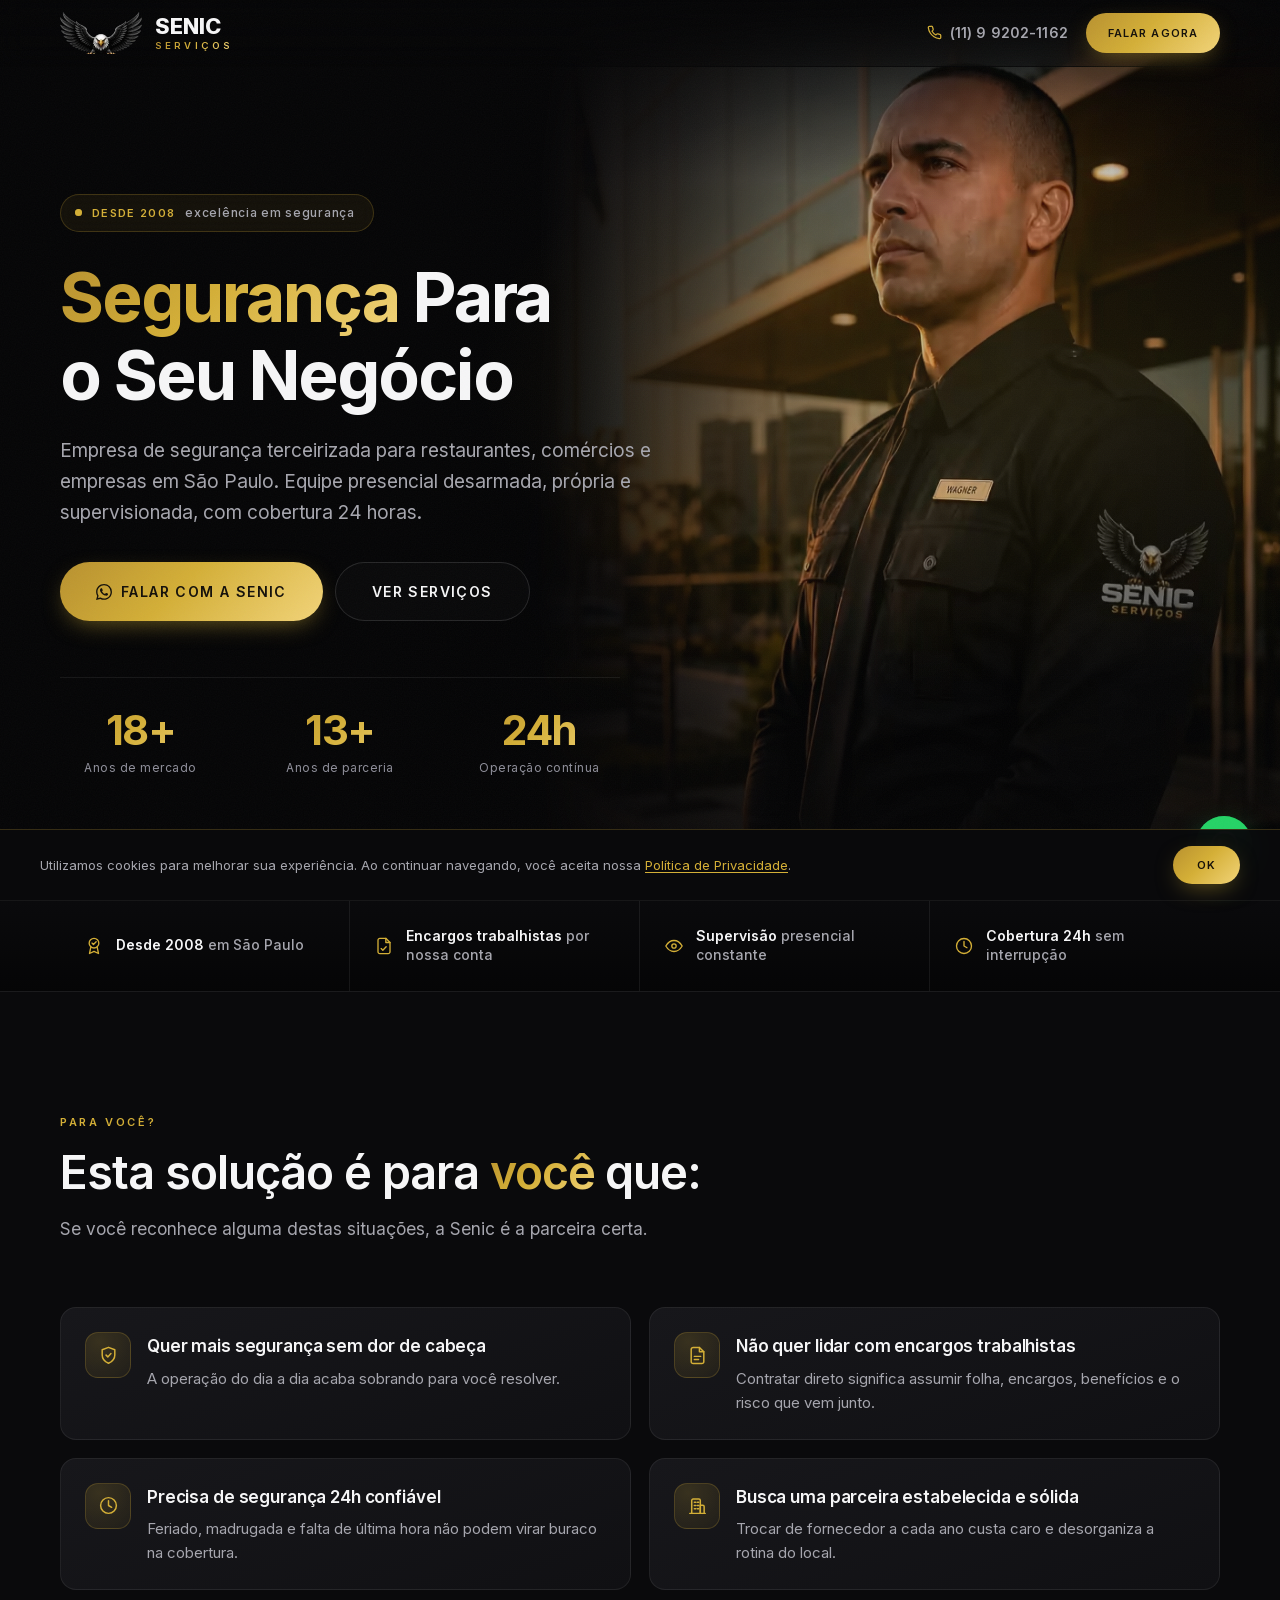
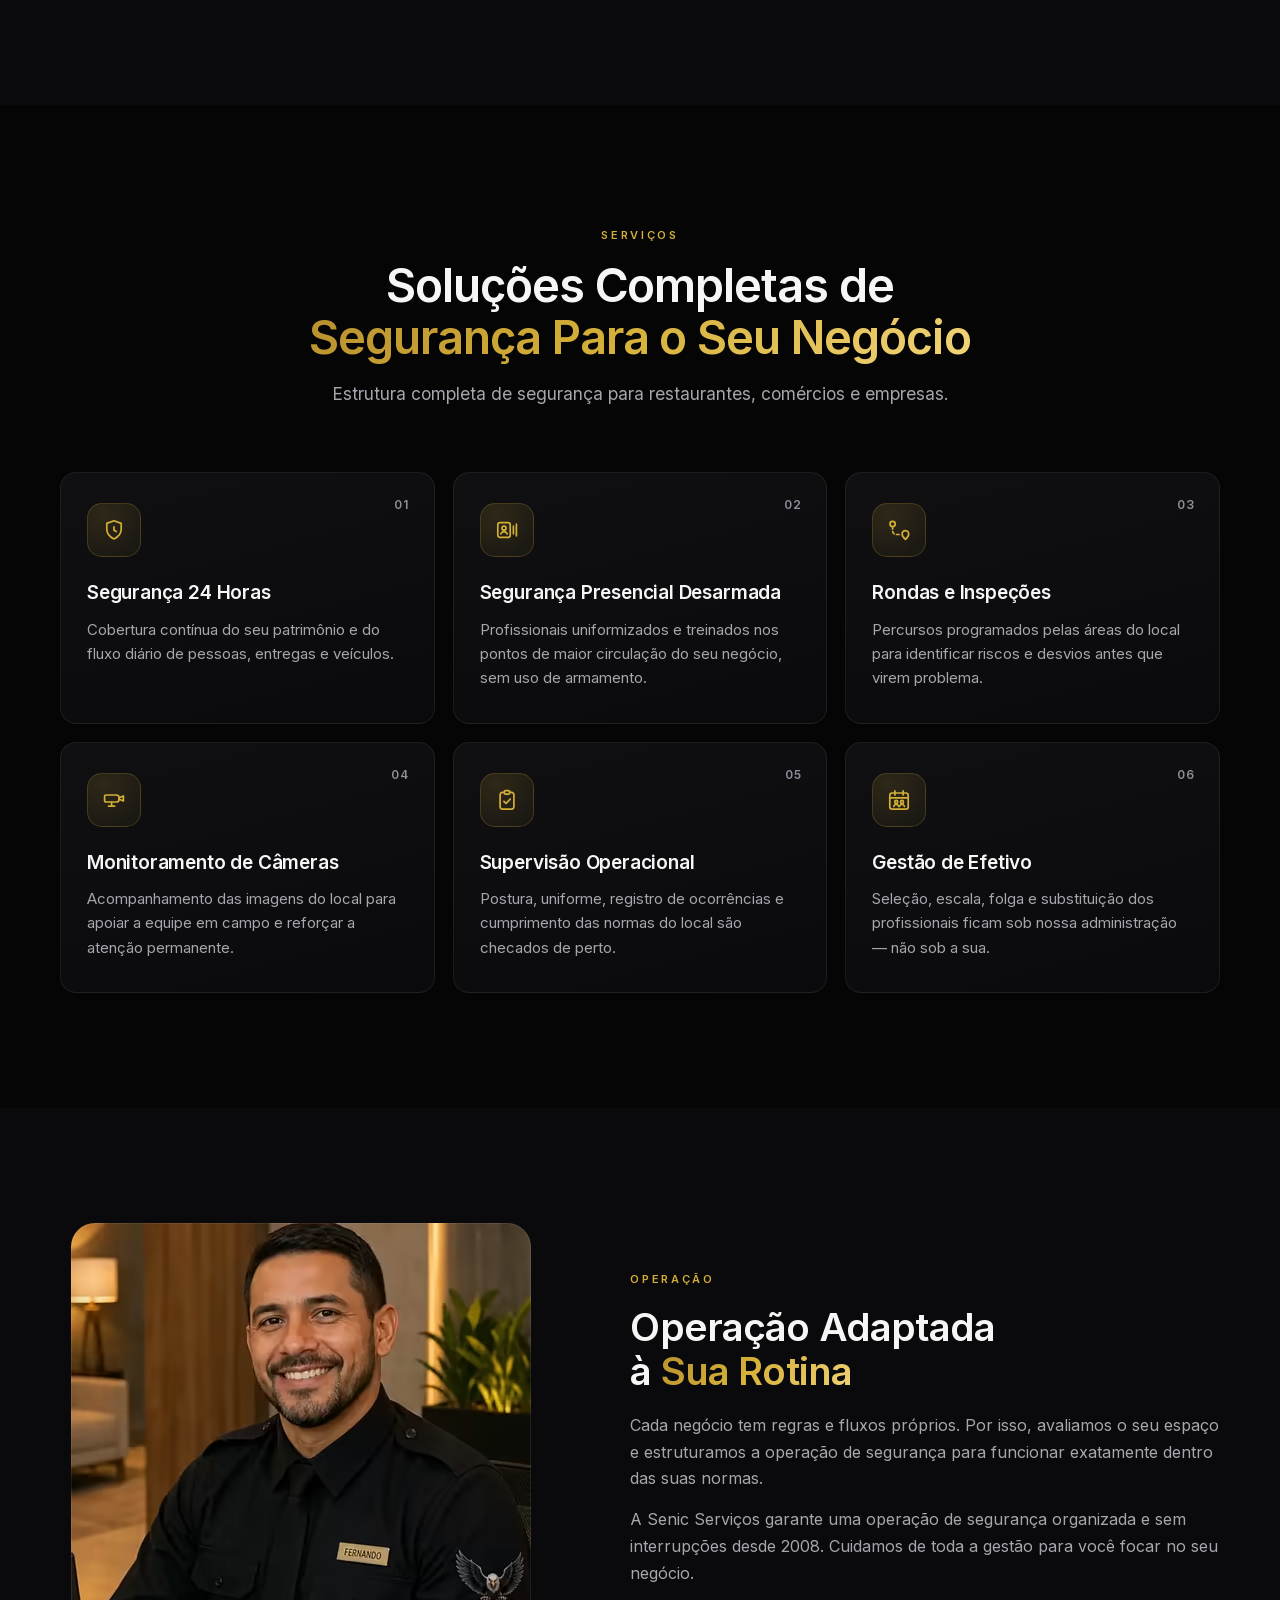
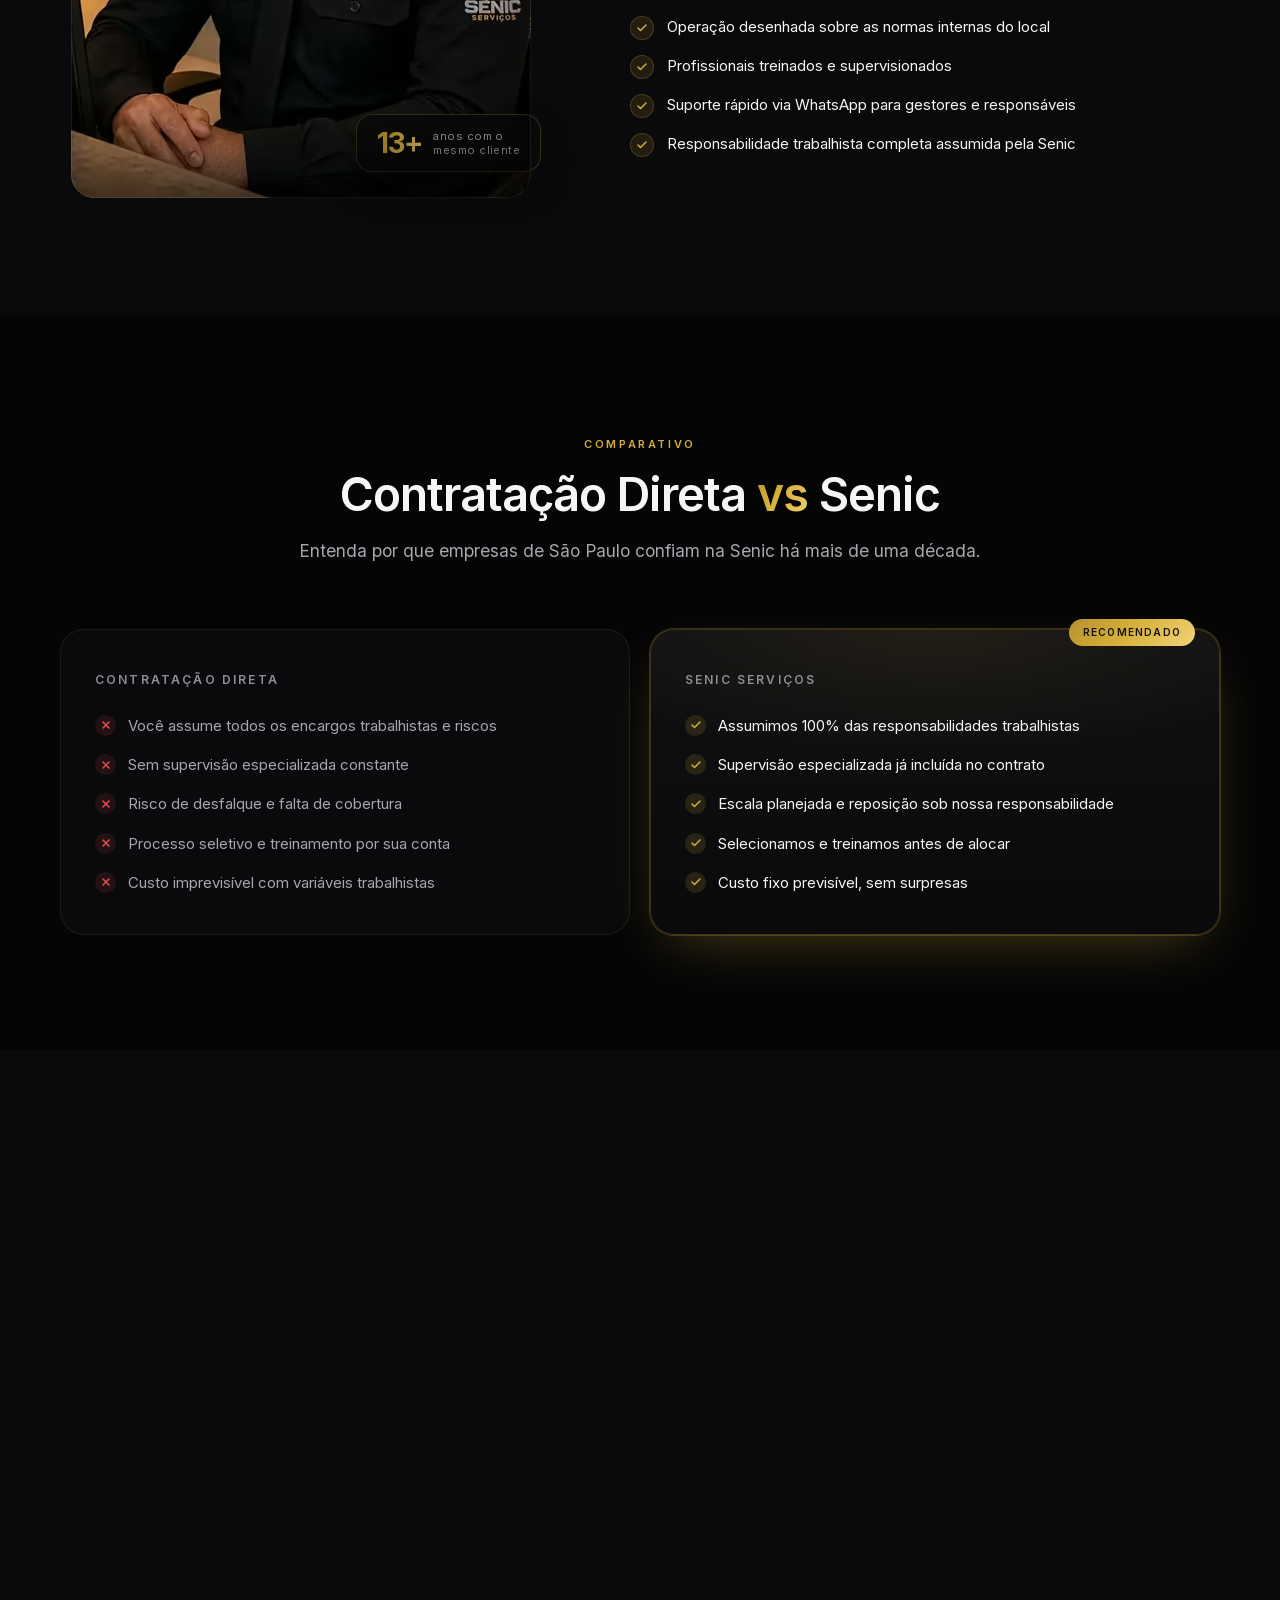
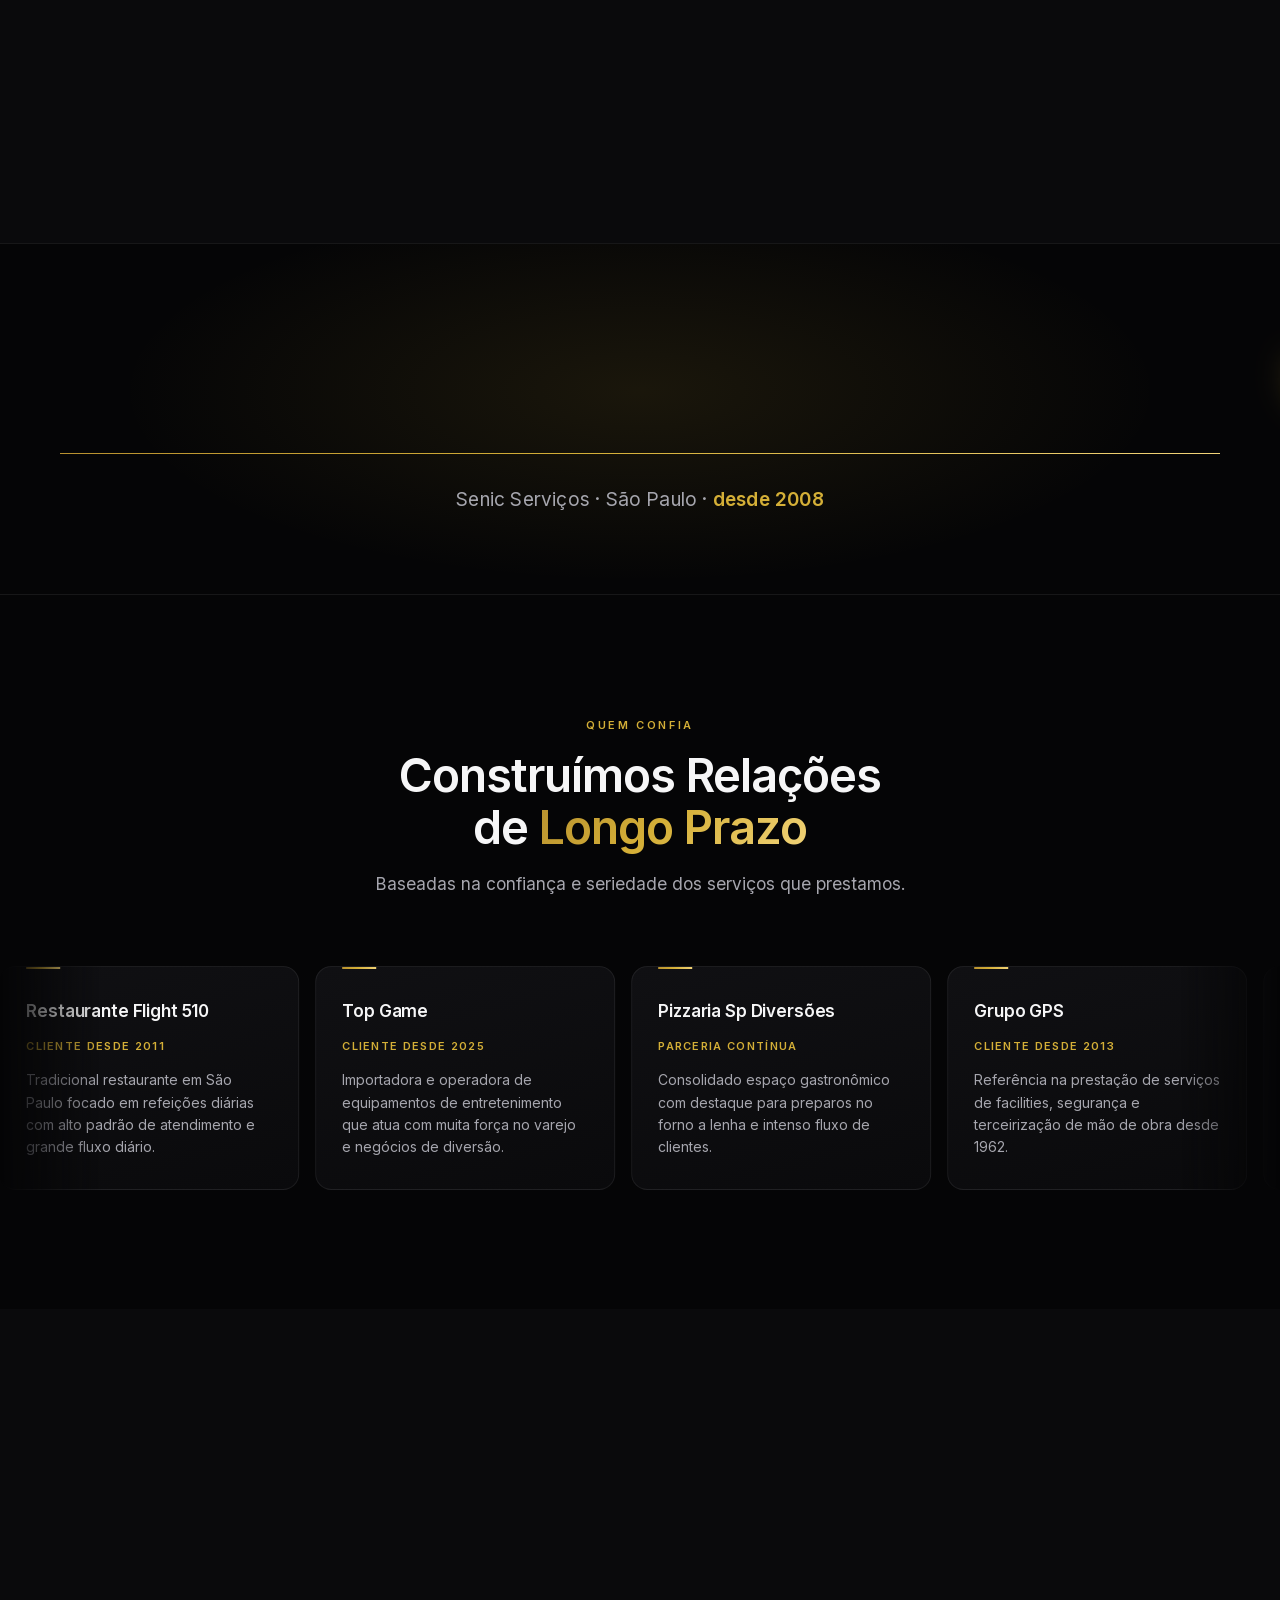
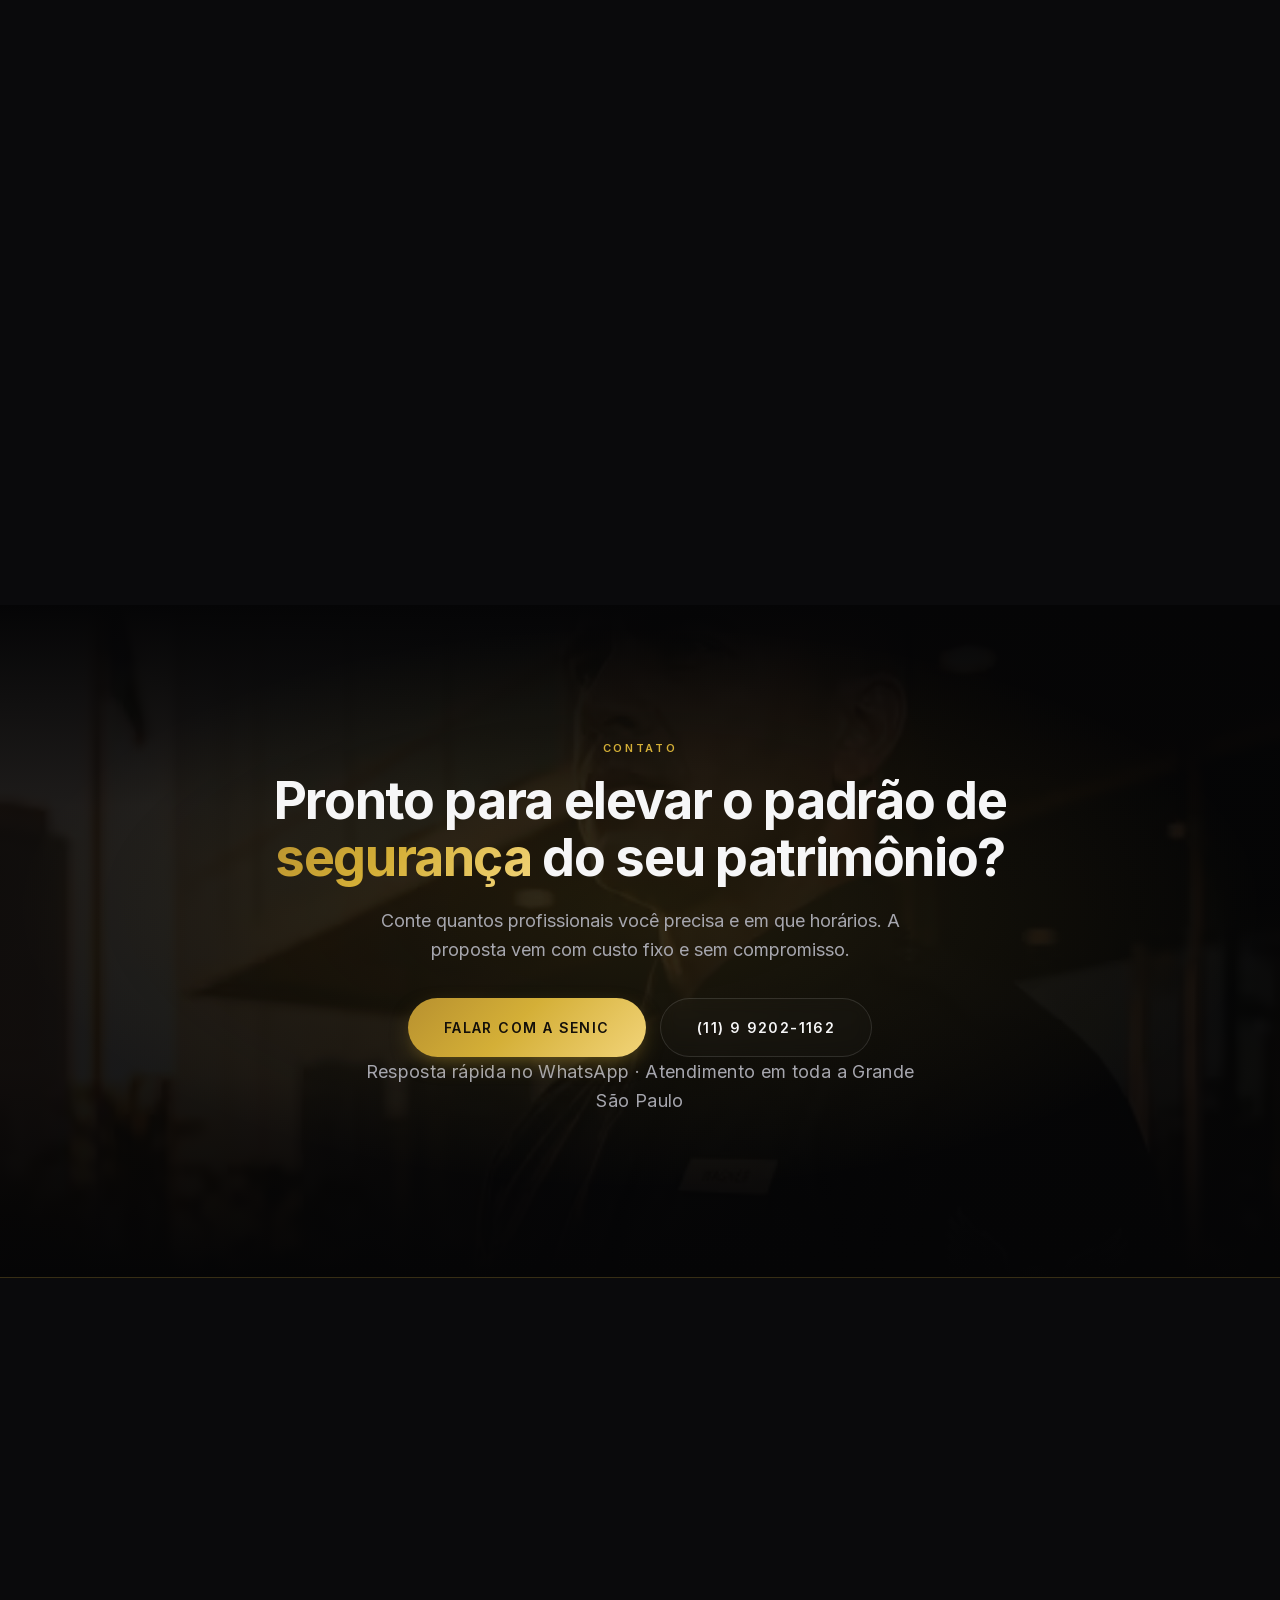
<file: index.html>
<!DOCTYPE html>
<html lang="pt-BR">
<head>
  <meta charset="UTF-8">
  <meta name="viewport" content="width=device-width, initial-scale=1.0, maximum-scale=5.0">
  <title>Empresa de Segurança Para Negócios em São Paulo | Senic Serviços</title>
  <meta name="description" content="Segurança terceirizada para restaurantes, comércios e empresas em São Paulo. Equipe presencial desarmada, cobertura 24 horas e supervisão. Desde 2008.">
  <meta name="robots" content="index, follow, max-image-preview:large, max-snippet:-1, max-video-preview:-1">
  <meta name="author" content="Senic Serviços">
  <meta name="theme-color" content="#050506">
  <meta name="format-detection" content="telephone=no">
  <meta name="geo.region" content="BR-SP">
  <meta name="geo.placename" content="São Paulo">

  <!-- ATENÇÃO: se a página for publicada fora da raiz do domínio, troque
       https://senicservicos.com.br/ aqui, no sitemap.xml e no robots.txt. -->
  <link rel="canonical" href="https://senicservicos.com.br/">
  <link rel="sitemap" type="application/xml" href="/sitemap.xml">

  <!-- Ícones -->
  <link rel="icon" type="image/png" sizes="192x192" href="assets/img/favicon-192.png">
  <link rel="icon" type="image/png" sizes="512x512" href="assets/img/favicon-512.png">
  <link rel="apple-touch-icon" href="assets/img/apple-touch-icon.png">

  <!-- Compartilhamento em redes sociais e WhatsApp -->
  <meta property="og:type" content="website">
  <meta property="og:locale" content="pt_BR">
  <meta property="og:site_name" content="Senic Serviços">
  <meta property="og:url" content="https://senicservicos.com.br/">
  <meta property="og:title" content="Empresa de Segurança Para Negócios em São Paulo | Senic Serviços">
  <meta property="og:description" content="Segurança terceirizada para restaurantes, comércios e empresas em São Paulo. Equipe presencial desarmada e cobertura 24 horas. Desde 2008.">
  <meta property="og:image" content="https://senicservicos.com.br/assets/img/senic-seguranca-empresarial.webp">
  <meta property="og:image:width" content="864">
  <meta property="og:image:height" content="1536">
  <meta property="og:image:type" content="image/webp">
  <meta property="og:image:alt" content="Profissional de segurança da Senic Serviços em fachada corporativa">
  <meta name="twitter:card" content="summary_large_image">
  <meta name="twitter:title" content="Empresa de Segurança Para Negócios em São Paulo | Senic Serviços">
  <meta name="twitter:description" content="Segurança terceirizada para restaurantes, comércios e empresas em São Paulo. Desde 2008.">
  <meta name="twitter:image" content="https://senicservicos.com.br/assets/img/senic-seguranca-empresarial.webp">

  <!-- Carregamento instantâneo: a imagem do hero e a fonte começam a baixar
       junto com o HTML; o CSS vem embutido logo abaixo (zero requisições
       bloqueando a renderização). -->
  <link rel="preload" as="image" type="image/avif" imagesrcset="assets/img/hero-senic-480.avif 480w, assets/img/hero-senic-720.avif 720w" imagesizes="100vw" media="(max-width: 767px)" fetchpriority="high">
  <link rel="preload" as="image" type="image/avif" href="assets/img/hero-senic-864.avif" media="(min-width: 768px)" fetchpriority="high">
  <link rel="preload" as="font" type="font/woff2" href="/assets/fonts/inter-latin.woff2" crossorigin>
  <link rel="preconnect" href="https://www.googletagmanager.com">

  <!-- CSS:INICIO — gerado a partir de assets/css/style.css por tools/build.mjs; não edite aqui -->
  <style>@font-face{font-family: 'Inter';font-style: normal;font-weight: 400 800;font-display: swap;src: url('/assets/fonts/inter-latin.woff2') format('woff2');unicode-range: U+0000-00FF,U+0131,U+0152-0153,U+02BB-02BC,U+02C6,U+02DA,U+02DC,U+0304,U+0308,U+0329,U+2000-206F,U+20AC,U+2122,U+2191,U+2193,U+2212,U+2215,U+FEFF,U+FFFD}@font-face{font-family: 'Inter Fallback';src: local('Arial');ascent-override: 90.44%;descent-override: 22.52%;line-gap-override: 0%;size-adjust: 107.12%}*,*::before,*::after{margin: 0;padding: 0;box-sizing: border-box}html{scroll-behavior: smooth;-webkit-text-size-adjust: 100%;-webkit-tap-highlight-color: transparent}img,svg{display: block;max-width: 100%}svg{stroke-linecap: round;stroke-linejoin: round}img{height: auto}a{text-decoration: none;color: inherit}ul{list-style: none}button{font: inherit;color: inherit;background: none;border: none;cursor: pointer}::selection{background: rgba(212,175,55,.28);color: #fff}:focus-visible{outline: 2px solid var(--gold);outline-offset: 3px;border-radius: 4px}.skip-link{position: fixed;top: 10px;left: 10px;z-index: 1002;padding: 12px 20px;border-radius: 100px;background: var(--gold);color: #14100A;font-size: .8125rem;font-weight: 600;transform: translateY(-160%);transition: transform .3s var(--ease)}.skip-link:focus-visible{transform: translateY(0)}:root{--gold: #D4AF37;--gold-light: #F2D479;--gold-dark: #A8842A;--gold-grad: linear-gradient(135deg,#B8912F 0%,#D4AF37 45%,#F2D479 100%);--gold-grad-hover: linear-gradient(135deg,#D4AF37 0%,#F2D479 50%,#FFE9A8 100%);--ink: #050506;--surface-1: #0A0A0C;--surface-2: #101013;--surface-3: #17171B;--surface-4: #1E1E23;--line: rgba(255,255,255,.07);--line-strong: rgba(255,255,255,.12);--line-gold: rgba(212,175,55,.22);--text: #F6F6F7;--text-2: #A6A6AE;--text-3: #8E8E99;--container: 1240px;--gutter: clamp(20px,4vw,40px);--radius-sm: 10px;--radius: 16px;--radius-lg: 24px;--radius-xl: 32px;--section-y: clamp(72px,9vw,128px);--shadow-sm: 0 2px 8px rgba(0,0,0,.4);--shadow: 0 18px 40px -12px rgba(0,0,0,.7);--shadow-lg: 0 40px 80px -24px rgba(0,0,0,.85);--glow-gold: 0 0 0 1px rgba(212,175,55,.25),0 20px 60px -20px rgba(212,175,55,.35);--ease: cubic-bezier(.22,1,.36,1)}body{font-family: 'Inter','Inter Fallback',-apple-system,BlinkMacSystemFont,'Segoe UI',sans-serif;background: var(--ink);color: var(--text);font-size: 16px;line-height: 1.65;font-feature-settings: 'cv02','cv03','cv04','ss01';overflow-x: hidden}body::after{content: '';position: fixed;inset: 0;z-index: 9998;pointer-events: none;opacity: .035;background-image: url("data:image/svg+xml,%3Csvg xmlns='http://www.w3.org/2000/svg' width='200' height='200'%3E%3Cfilter id='n'%3E%3CfeTurbulence type='fractalNoise' baseFrequency='.85' numOctaves='3' stitchTiles='stitch'/%3E%3C/filter%3E%3Crect width='100%25' height='100%25' filter='url(%23n)'/%3E%3C/svg%3E")}.container{width: 100%;max-width: var(--container);margin: 0 auto;padding: 0 var(--gutter)}.section{padding: var(--section-y) 0;position: relative}.text-center{text-align: center}.text-gold{color: var(--gold)}.gold-text{background: var(--gold-grad);-webkit-background-clip: text;background-clip: text;-webkit-text-fill-color: transparent;color: var(--gold)}.section-head{max-width: 720px;margin-bottom: clamp(36px,5vw,64px)}.section-head.centered{margin-left: auto;margin-right: auto;text-align: center}.section-tag{display: inline-block;font-size: .6875rem;font-weight: 600;text-transform: uppercase;letter-spacing: .24em;color: var(--gold);margin-bottom: 16px}.section-title{font-size: clamp(1.75rem,1.1rem + 2.4vw,2.9rem);font-weight: 600;line-height: 1.12;letter-spacing: -.022em;margin-bottom: 16px;text-wrap: balance}.section-sub{font-size: clamp(.95rem,.9rem + .25vw,1.075rem);color: var(--text-2);line-height: 1.65;max-width: 62ch;text-wrap: pretty}.section-sub.centered{margin-inline: auto}.btn{--btn-py: 14px;--btn-px: 28px;position: relative;display: inline-flex;align-items: center;justify-content: center;gap: 9px;padding: var(--btn-py) var(--btn-px);border-radius: 100px;font-size: .8125rem;font-weight: 600;letter-spacing: .1em;text-transform: uppercase;white-space: nowrap;transition: transform .35s var(--ease),box-shadow .35s var(--ease),background .35s var(--ease),color .3s ease}.btn svg{width: 16px;height: 16px;flex-shrink: 0}.btn-gold{background: var(--gold-grad);color: #14100A;box-shadow: 0 8px 24px -8px rgba(212,175,55,.55)}.btn-gold:hover{background: var(--gold-grad-hover);transform: translateY(-2px);box-shadow: 0 14px 34px -8px rgba(212,175,55,.7)}.btn-outline{color: var(--text);border: 1px solid var(--line-strong);background: rgba(255,255,255,.02);backdrop-filter: blur(8px);-webkit-backdrop-filter: blur(8px)}.btn-outline:hover{border-color: var(--gold);color: var(--gold);transform: translateY(-2px);background: rgba(212,175,55,.06)}.btn-lg{--btn-py: 17px;--btn-px: 36px;font-size: .875rem}.scroll-progress{position: fixed;top: 0;left: 0;height: 2px;width: 100%;z-index: 1001;background: var(--gold-grad);transform: scaleX(0);transform-origin: left center;pointer-events: none}.header{position: fixed;inset: 0 0 auto;z-index: 1000;background: linear-gradient(180deg,rgba(5,5,6,.85) 0%,rgba(5,5,6,.4) 100%);backdrop-filter: blur(16px) saturate(140%);-webkit-backdrop-filter: blur(16px) saturate(140%);border-bottom: 1px solid transparent;transition: background .4s var(--ease),border-color .4s var(--ease),box-shadow .4s var(--ease)}.header.scrolled{background: rgba(5,5,6,.94);border-bottom-color: var(--line-gold);box-shadow: 0 12px 40px -20px rgba(0,0,0,.9)}.header-inner{display: flex;align-items: center;justify-content: space-between;gap: 16px;max-width: var(--container);margin: 0 auto;padding: 12px var(--gutter);transition: padding .4s var(--ease)}.header.scrolled .header-inner{padding-block: 8px}.header-logo{display: flex;align-items: center;gap: clamp(9px,1.4vw,13px)}.header-logo img{height: clamp(32px,4vw,42px);width: auto;transition: transform .4s var(--ease),height .4s var(--ease)}.header.scrolled .header-logo img{height: clamp(28px,3.4vw,36px)}.header-logo:hover img{transform: scale(1.04)}.logo-type{display: grid;line-height: 1}.logo-name{font-size: clamp(1.0625rem,.85rem + .7vw,1.375rem);font-weight: 800;letter-spacing: .005em;color: var(--text)}.logo-sub{margin-top: 4px;font-size: clamp(.5rem,.42rem + .22vw,.625rem);font-weight: 600;letter-spacing: .33em;text-transform: uppercase;background: var(--gold-grad);-webkit-background-clip: text;background-clip: text;-webkit-text-fill-color: transparent}.header-cta{display: flex;align-items: center;gap: 18px}.header-phone{display: none;align-items: center;gap: 8px;font-size: .875rem;font-weight: 600;color: var(--text-2);letter-spacing: .01em;transition: color .3s ease}.header-phone svg{width: 15px;height: 15px;stroke: var(--gold);fill: none;stroke-width: 2}.header-phone:hover{color: var(--gold)}.header-cta .btn{--btn-py: 11px;--btn-px: 22px;font-size: .6875rem}.hero{--hero-foto: 33svh;position: relative;display: flex;align-items: flex-end;padding: calc(var(--hero-foto) + 88px) 0 48px;overflow: hidden;isolation: isolate}.hero-bg{position: absolute;inset: 0 0 auto;height: calc(var(--hero-foto) + 78px);overflow: hidden;z-index: -3}.hero-bg img{width: 100%;height: 100%;object-fit: cover;object-position: 50% 4%;transform: scale(1.06);will-change: transform}.hero-bg::after{content: '';position: absolute;inset: 0;background: linear-gradient(180deg,rgba(5,5,6,.62) 0%,rgba(5,5,6,.14) 24%,rgba(5,5,6,.20) 52%,rgba(5,5,6,.72) 82%,var(--ink) 100%)}.hero-overlay{position: absolute;inset: 0;z-index: -2}.hero-overlay-2{position: absolute;inset: 0;z-index: -1;background: radial-gradient(80% 26% at 55% 12%,rgba(212,175,55,.16) 0%,transparent 72%)}.hero-content{position: relative;max-width: 660px}.hero-badge{display: inline-flex;align-items: center;gap: 10px;padding: 8px 18px 8px 14px;margin-bottom: 18px;border-radius: 100px;border: 1px solid var(--line-gold);background: rgba(212,175,55,.07);backdrop-filter: blur(8px);-webkit-backdrop-filter: blur(8px);font-size: .75rem;font-weight: 500;letter-spacing: .06em;color: var(--text-2);text-transform: lowercase}.hero-badge span{color: var(--gold);font-weight: 600;text-transform: uppercase;letter-spacing: .12em;font-size: .6875rem}.hero-badge .dot{position: relative;width: 7px;height: 7px;border-radius: 50%;background: var(--gold)}.hero-badge .dot::after{content: '';position: absolute;inset: 0;border-radius: 50%;background: rgba(212,175,55,.55);animation: pulse 2.4s ease-out infinite}@keyframes pulse{0%{transform: scale(1);opacity: 1}70%{transform: scale(3.6);opacity: 0}100%{transform: scale(3.6);opacity: 0}}.hero h1{font-size: clamp(2.25rem,1.35rem + 3.9vw,4.25rem);font-weight: 700;line-height: 1.15;letter-spacing: -.03em;margin-bottom: 16px;text-wrap: balance}.hero h1 .highlight{background: var(--gold-grad);-webkit-background-clip: text;background-clip: text;-webkit-text-fill-color: transparent}.hero p{font-size: clamp(1rem,.95rem + .45vw,1.1875rem);color: var(--text-2);line-height: 1.62;max-width: 54ch;margin-bottom: 26px;text-wrap: pretty}.hero-actions{display: grid;gap: 12px}.hero-actions .btn{width: 100%}@media (min-width: 480px){.hero-actions{display: flex;flex-wrap: wrap}.hero-actions .btn{width: auto}}.hero-stats{display: grid;grid-template-columns: repeat(3,1fr);gap: clamp(12px,3vw,40px);margin-top: clamp(38px,5vw,56px);padding-top: clamp(24px,3vw,32px);border-top: 1px solid var(--line);max-width: 560px}.hero-stat{min-width: 0;text-align: center}.hero-stat-num{font-size: clamp(1.75rem,1.2rem + 1.9vw,2.6rem);font-weight: 700;letter-spacing: -.04em;line-height: 1;background: var(--gold-grad);-webkit-background-clip: text;background-clip: text;-webkit-text-fill-color: transparent}.hero-stat-label{font-size: .75rem;color: var(--text-3);margin-top: 8px;letter-spacing: .04em;line-height: 1.35}.trust-bar{border-block: 1px solid var(--line);background: linear-gradient(180deg,var(--surface-1),var(--ink))}.trust-grid{display: grid;grid-template-columns: 1fr 1fr}.trust-item{display: flex;align-items: center;gap: 12px;padding: 22px 16px;font-size: .8125rem;font-weight: 500;line-height: 1.35;color: var(--text-2);border-bottom: 1px solid var(--line)}.trust-item:nth-child(odd){border-right: 1px solid var(--line)}.trust-item:nth-last-child(-n+2){border-bottom: none}.trust-item svg{width: 20px;height: 20px;flex-shrink: 0;stroke: var(--gold);fill: none;stroke-width: 1.6}.trust-item strong{color: var(--text);font-weight: 600}.qualifying{background: var(--surface-1)}.qualifying-grid{display: grid;gap: 14px}.qualifying-card{position: relative;display: flex;align-items: flex-start;gap: 16px;padding: 24px;border-radius: var(--radius);border: 1px solid var(--line);background: linear-gradient(160deg,var(--surface-3),var(--surface-2));transition: border-color .4s var(--ease),transform .4s var(--ease),box-shadow .4s var(--ease)}.qualifying-card:hover{border-color: var(--line-gold);transform: translateY(-3px);box-shadow: var(--shadow)}.qualifying-icon{display: grid;place-items: center;width: 46px;height: 46px;flex-shrink: 0;border-radius: 13px;border: 1px solid var(--line-gold);background: radial-gradient(120% 120% at 30% 20%,rgba(212,175,55,.18),rgba(212,175,55,.04))}.qualifying-icon svg{width: 21px;height: 21px;stroke: var(--gold);fill: none;stroke-width: 1.7}.qualifying-text h3{font-size: 1.0625rem;font-weight: 600;letter-spacing: -.008em;margin-bottom: 6px}.qualifying-text p{font-size: .9375rem;color: var(--text-2);line-height: 1.6}.services{background: var(--ink)}.services-grid{display: grid;gap: 14px}.service-card{position: relative;overflow: hidden;padding: 30px 26px 32px;border-radius: var(--radius);border: 1px solid var(--line);background: linear-gradient(165deg,var(--surface-2) 0%,var(--surface-1) 100%);transition: border-color .45s var(--ease),transform .45s var(--ease),box-shadow .45s var(--ease)}.service-card::before{content: '';position: absolute;inset: 0 0 auto;height: 2px;background: var(--gold-grad);transform: scaleX(0);transform-origin: left;transition: transform .5s var(--ease)}.service-card::after{content: '';position: absolute;inset: 0;pointer-events: none;opacity: 0;background: radial-gradient(90% 70% at 50% 0%,rgba(212,175,55,.1),transparent 70%);transition: opacity .5s var(--ease)}.service-card:hover{border-color: var(--line-gold);transform: translateY(-6px);box-shadow: var(--shadow)}.service-card:hover::before{transform: scaleX(1)}.service-card:hover::after{opacity: 1}.service-num{position: absolute;top: 22px;right: 24px;font-size: .75rem;font-weight: 600;letter-spacing: .1em;color: var(--text-3);transition: color .4s ease}.service-card:hover .service-num{color: var(--gold)}.service-icon{display: grid;place-items: center;width: 54px;height: 54px;margin-bottom: 20px;border-radius: 15px;border: 1px solid var(--line-gold);background: radial-gradient(120% 120% at 30% 20%,rgba(212,175,55,.16),rgba(212,175,55,.03));transition: transform .45s var(--ease)}.service-card:hover .service-icon{transform: translateY(-2px) scale(1.05)}.service-icon svg{width: 24px;height: 24px;stroke: var(--gold);fill: none;stroke-width: 1.7}.service-card h3{font-size: 1.1875rem;font-weight: 600;letter-spacing: -.01em;margin-bottom: 9px}.service-card p{font-size: .9375rem;color: var(--text-2);line-height: 1.62}.about{background: var(--surface-1);overflow: hidden}.about-grid{display: grid;gap: clamp(36px,5vw,72px);align-items: center}.about-image{position: relative;max-width: 460px;margin-inline: auto}.about-image picture{display: block}.about-image img{width: 100%;aspect-ratio: 4 / 5;object-fit: cover;object-position: 50% 30%;border-radius: var(--radius-lg)}.about-image::before{content: '';position: absolute;inset: -14px -14px 40px 40px;border: 1px solid var(--line-gold);border-radius: var(--radius-xl);z-index: -1}.about-image::after{content: '';position: absolute;inset: 0;border-radius: var(--radius-lg);box-shadow: inset 0 0 0 1px rgba(255,255,255,.08),inset 0 -90px 90px -60px rgba(0,0,0,.85);pointer-events: none}.about-badge{position: absolute;right: -10px;bottom: 26px;display: flex;align-items: center;gap: 12px;padding: 14px 20px;border-radius: var(--radius);border: 1px solid var(--line-gold);background: rgba(10,10,12,.82);backdrop-filter: blur(14px);-webkit-backdrop-filter: blur(14px);box-shadow: var(--shadow)}.about-badge .num{font-size: 1.75rem;font-weight: 700;line-height: 1;letter-spacing: -.04em;background: var(--gold-grad);-webkit-background-clip: text;background-clip: text;-webkit-text-fill-color: transparent}.about-badge .lbl{font-size: .6875rem;color: var(--text-2);line-height: 1.3;letter-spacing: .04em}.about-title{font-size: clamp(1.5rem,1.05rem + 1.9vw,2.4rem);font-weight: 600;line-height: 1.16;letter-spacing: -.022em;margin-bottom: 18px;text-wrap: balance}.about-text p{font-size: 1rem;color: var(--text-2);line-height: 1.68;margin-bottom: 14px}.about-features{display: grid;gap: 14px;margin-top: 28px}.about-feature{display: flex;align-items: flex-start;gap: 13px;font-size: .9375rem;color: var(--text);line-height: 1.55}.about-feature .check{display: grid;place-items: center;width: 24px;height: 24px;flex-shrink: 0;margin-top: 1px;border-radius: 50%;border: 1px solid var(--line-gold);background: rgba(212,175,55,.12)}.about-feature .check svg{width: 12px;height: 12px;stroke: var(--gold);fill: none;stroke-width: 3}.comparison{background: var(--ink)}.comparison-grid{display: grid;gap: 16px}.comparison-col{position: relative;padding: 32px 26px;border-radius: var(--radius-lg);border: 1px solid var(--line);background: var(--surface-1)}.comparison-col.good{border-color: var(--line-gold);background: radial-gradient(100% 60% at 50% 0%,rgba(212,175,55,.09),transparent 70%),linear-gradient(180deg,var(--surface-2),var(--surface-1));box-shadow: var(--glow-gold)}.comparison-col h3{font-size: .75rem;font-weight: 600;text-transform: uppercase;letter-spacing: .18em;margin-bottom: 24px;color: var(--text-3)}.comparison-col.good h4{color: var(--gold)}.comparison-badge{position: absolute;top: -11px;right: 24px;padding: 5px 14px;border-radius: 100px;background: var(--gold-grad);color: #14100A;font-size: .625rem;font-weight: 600;text-transform: uppercase;letter-spacing: .12em}.comparison-items{display: grid;gap: 16px}.comparison-item{display: flex;align-items: flex-start;gap: 12px;font-size: .9375rem;line-height: 1.55;color: var(--text-2)}.comparison-col.good .comparison-item{color: var(--text)}.comparison-item .icon{display: grid;place-items: center;width: 21px;height: 21px;flex-shrink: 0;margin-top: 1px;border-radius: 50%}.comparison-item .icon svg{width: 12px;height: 12px;stroke-width: 3;fill: none}.comparison-item .icon.x{background: rgba(232,78,78,.12)}.comparison-item .icon.x svg{stroke: #E84E4E}.comparison-item .icon.check{background: rgba(212,175,55,.14)}.comparison-item .icon.check svg{stroke: var(--gold)}.process{background: var(--surface-1)}.process-grid{display: grid;gap: 14px}.process-step{position: relative;display: flex;align-items: flex-start;gap: 18px;padding: 26px 24px;border-radius: var(--radius);border: 1px solid var(--line);background: linear-gradient(160deg,var(--surface-3),var(--surface-2));transition: border-color .4s var(--ease),transform .4s var(--ease),box-shadow .4s var(--ease)}.process-step:hover{border-color: var(--line-gold);transform: translateY(-3px);box-shadow: var(--shadow)}.process-num{display: grid;place-items: center;width: 46px;height: 46px;flex-shrink: 0;border-radius: 13px;background: var(--gold-grad);color: #14100A;font-size: 1.0625rem;font-weight: 700;box-shadow: 0 8px 20px -8px rgba(212,175,55,.6)}.process-info h3{font-size: 1.0625rem;font-weight: 600;letter-spacing: -.008em;margin-bottom: 6px}.process-info p{font-size: .9375rem;color: var(--text-2);line-height: 1.6}.flight{position: relative;overflow: hidden;padding: clamp(44px,7vw,78px) 0;background: var(--ink);border-block: 1px solid var(--line)}.flight::before{content: '';position: absolute;inset: 0;pointer-events: none;background: radial-gradient(58% 78% at 50% 42%,rgba(212,175,55,.10),transparent 70%)}.flight-stage{position: relative;height: clamp(78px,13vw,132px);margin-bottom: clamp(18px,2.6vw,30px)}.flight-eagle{position: absolute;top: 50%;left: 0;width: clamp(58px,9.5vw,116px);translate: 0 -50%;will-change: transform}.eagle-rig{position: relative;display: block;opacity: .95;filter: drop-shadow(0 0 16px rgba(212,175,55,.3)) drop-shadow(0 14px 24px rgba(0,0,0,.75));transition: transform .55s var(--ease)}.eagle-rig img{width: 100%;height: auto}.eagle-body{position: relative;z-index: 2}.eagle-wing{position: absolute;inset: 0;z-index: 1;will-change: transform}.eagle-wing--l{transform-origin: 40% 56%}.eagle-wing--r{transform-origin: 60% 56%}.flight.descendo .eagle-rig{transform: rotate(7deg)}.flight.subindo .eagle-rig{transform: rotate(-7deg)}.flight-track{position: absolute;inset: auto 0 0;height: 1px;overflow: hidden;background: var(--line)}.flight-track i{display: block;height: 100%;background: var(--gold-grad);transform: scaleX(0);transform-origin: left center}.flight-line{position: relative;text-align: center;font-size: clamp(.9375rem,.86rem + .45vw,1.1875rem);color: var(--text-2);letter-spacing: .01em}.flight-line span{color: var(--gold);font-weight: 600}@media (prefers-reduced-motion: reduce){.flight-eagle{left: 50%;translate: -50% -50%}.flight-eagle .eagle-rig,.flight-eagle .eagle-wing{transform: none !important}}.clients{background: var(--ink)}.carousel-wrap{position: relative;overflow: hidden;cursor: grab;-webkit-user-select: none;user-select: none;padding-block: 4px;-webkit-mask-image: linear-gradient(90deg,transparent,#000 8%,#000 92%,transparent);mask-image: linear-gradient(90deg,transparent,#000 8%,#000 92%,transparent)}.carousel-wrap:active{cursor: grabbing}.carousel-track{display: flex;gap: 16px;width: max-content;will-change: transform}.client-card{position: relative;flex-shrink: 0;min-width: 280px;max-width: 280px;padding: 30px 26px;border-radius: var(--radius);border: 1px solid var(--line);background: linear-gradient(165deg,var(--surface-2),var(--surface-1));transition: border-color .4s var(--ease),transform .4s var(--ease),box-shadow .4s var(--ease)}.client-card::before{content: '';position: absolute;top: 0;left: 26px;width: 34px;height: 2px;background: var(--gold-grad)}.client-card:hover{border-color: var(--line-gold);transform: translateY(-4px);box-shadow: var(--shadow)}.client-card h3{font-size: 1.0625rem;font-weight: 600;letter-spacing: -.008em;margin-bottom: 6px}.client-card .since{display: inline-block;font-size: .6875rem;font-weight: 600;letter-spacing: .12em;text-transform: uppercase;color: var(--gold);margin-bottom: 14px}.client-card p{font-size: .875rem;color: var(--text-2);line-height: 1.6}.faq{background: var(--surface-1)}.process,.faq,.footer{content-visibility: auto;contain-intrinsic-size: auto 900px}.faq-list{display: grid;gap: 10px;max-width: 860px;margin-inline: auto}.faq-item{border-radius: var(--radius);border: 1px solid var(--line);background: var(--surface-2);overflow: hidden;transition: border-color .4s var(--ease),background .4s var(--ease)}.faq-item:hover{border-color: var(--line-strong)}.faq-item.active{border-color: var(--line-gold);background: var(--surface-3)}.faq-question{width: 100%;display: flex;align-items: center;justify-content: space-between;gap: 18px;padding: 22px 24px;text-align: left;font-size: 1rem;font-weight: 600;letter-spacing: -.01em;line-height: 1.45;color: var(--text)}.faq-question .arrow{display: grid;place-items: center;width: 28px;height: 28px;flex-shrink: 0;border-radius: 50%;border: 1px solid var(--line);transition: transform .4s var(--ease),border-color .4s ease,background .4s ease}.faq-question .arrow svg{width: 13px;height: 13px;stroke: var(--gold);fill: none;stroke-width: 2.5}.faq-item.active .faq-question .arrow{transform: rotate(180deg);border-color: var(--line-gold);background: rgba(212,175,55,.1)}.faq-answer{display: grid;grid-template-rows: minmax(0,0fr);transition: grid-template-rows .45s var(--ease)}.faq-answer>*{overflow: hidden;min-height: 0}.faq-item.active .faq-answer{grid-template-rows: minmax(0,1fr)}.faq-answer p{font-size: .9375rem;color: var(--text-2);line-height: 1.68;padding: 0 24px 24px;max-width: 68ch}.cta-final{position: relative;padding: clamp(80px,10vw,140px) 0;overflow: hidden;isolation: isolate}.cta-bg{position: absolute;inset: 0;z-index: -2}.cta-bg img{width: 100%;height: 100%;object-fit: cover;object-position: 55% 25%}.cta-overlay{position: absolute;inset: 0;z-index: -1;background: radial-gradient(70% 60% at 50% 45%,rgba(212,175,55,.12),transparent 70%),linear-gradient(180deg,var(--ink) 0%,rgba(5,5,6,.9) 30%,rgba(5,5,6,.92) 70%,var(--ink) 100%)}.cta-content{text-align: center;max-width: 760px;margin-inline: auto}.cta-content h2{font-size: clamp(1.85rem,1.15rem + 2.9vw,3.25rem);font-weight: 700;line-height: 1.08;letter-spacing: -.026em;margin-bottom: 20px;text-wrap: balance}.cta-content p{font-size: clamp(1rem,.95rem + .35vw,1.125rem);color: var(--text-2);line-height: 1.62;max-width: 52ch;margin: 0 auto 34px;text-wrap: pretty}.cta-actions{display: flex;flex-wrap: wrap;gap: 14px;justify-content: center}.cta-note{margin-top: 26px;font-size: .8125rem;color: var(--text-3);letter-spacing: .02em}.footer{background: var(--surface-1);border-top: 1px solid var(--line-gold);padding: clamp(56px,7vw,88px) 0 32px}.footer-inner{display: grid;gap: 40px}.footer-brand{display: grid;gap: 18px;justify-items: start}.footer-logo{display: flex;align-items: center;gap: 15px;transition: opacity .3s ease}.footer-logo:hover{opacity: .82}.footer-logo img{height: 52px;width: auto}.footer-logo .logo-name{font-size: 1.6rem}.footer-logo .logo-sub{font-size: .72rem;letter-spacing: .35em;margin-top: 5px}.footer-tagline{font-size: .9375rem;color: var(--text-2);line-height: 1.6;max-width: 42ch}.footer-col h2{font-size: .6875rem;font-weight: 600;text-transform: uppercase;letter-spacing: .18em;color: var(--gold);margin-bottom: 18px}.footer-col ul{display: grid;gap: 11px}.footer-col li{font-size: .9375rem;color: var(--text-2);line-height: 1.5}.footer-col a{transition: color .3s ease}.footer-col a:hover{color: var(--gold)}.footer-contact li{display: flex;align-items: flex-start;gap: 11px}.footer-contact svg{width: 16px;height: 16px;flex-shrink: 0;margin-top: 3px;stroke: var(--gold);fill: none;stroke-width: 1.8}.footer-bottom{display: flex;flex-wrap: wrap;gap: 10px 18px;align-items: center;justify-content: space-between;margin-top: clamp(40px,5vw,64px);padding-top: 26px;border-top: 1px solid var(--line);font-size: .75rem;color: var(--text-3)}.footer-bottom a{transition: color .3s ease}.footer-bottom a:hover{color: var(--gold)}.footer-sep{color: var(--line-strong);margin: 0 6px}.whatsapp-float{position: fixed;right: clamp(16px,3vw,28px);bottom: clamp(16px,3vw,28px);z-index: 999;display: grid;place-items: center;width: 56px;height: 56px;border-radius: 50%;background: #25D366;box-shadow: 0 10px 30px -6px rgba(37,211,102,.55);transition: transform .35s var(--ease),box-shadow .35s var(--ease)}.whatsapp-float::before{content: '';position: absolute;inset: 0;border-radius: 50%;border: 2px solid rgba(37,211,102,.5);animation: ring 2.6s ease-out infinite}@keyframes ring{0%{transform: scale(1);opacity: .8}100%{transform: scale(1.55);opacity: 0}}.whatsapp-float:hover{transform: scale(1.08);box-shadow: 0 14px 40px -6px rgba(37,211,102,.7)}.whatsapp-float svg{width: 27px;height: 27px;fill: #fff}.cookie-banner{position: fixed;inset: auto 0 0;z-index: 9999;padding: 16px var(--gutter);background: rgba(10,10,12,.97);backdrop-filter: blur(16px);-webkit-backdrop-filter: blur(16px);border-top: 1px solid var(--line-gold);transform: translateY(110%);transition: transform .6s var(--ease)}.cookie-banner.show{transform: translateY(0)}.cookie-inner{max-width: var(--container);margin-inline: auto;display: flex;flex-direction: column;align-items: center;gap: 14px;text-align: center}.cookie-inner p{font-size: .8125rem;color: var(--text-2);line-height: 1.6}.cookie-inner p a{color: var(--gold);text-decoration: underline;text-underline-offset: 2px}.cookie-inner .btn{--btn-py: 10px;--btn-px: 24px;font-size: .6875rem;flex-shrink: 0}@keyframes fadeUp{from{opacity: 0;transform: translateY(28px)}to{opacity: 1;transform: translateY(0)}}.animate-fade{opacity: 0;animation: fadeUp .6s var(--ease) forwards}@keyframes rise{from{transform: translateY(18px)}to{transform: translateY(0)}}.animate-rise{animation: rise .7s var(--ease) both}.delay-1{animation-delay: .06s}.delay-2{animation-delay: .12s}.delay-3{animation-delay: .18s}.delay-4{animation-delay: .24s}.js-pronto .reveal{opacity: 0;transform: translateY(30px) scale(.98);transition: opacity .8s ease var(--delay,0ms),transform .8s cubic-bezier(.2,.75,.25,1) var(--delay,0ms)}.js-pronto .reveal.revealed,.js-pronto .reveal:focus-within{opacity: 1;transform: none}.js-pronto .reveal-left,.js-pronto .reveal-right{transform: translateY(30px)}@media (prefers-reduced-motion: reduce){*,*::before,*::after{animation-duration: .01ms !important;animation-iteration-count: 1 !important;transition-duration: .01ms !important;scroll-behavior: auto !important}.js-pronto .reveal{opacity: 1 !important;transform: none !important}}@media (min-width: 600px){.cookie-inner{flex-direction: row;text-align: left;justify-content: space-between;gap: 24px}.trust-item{padding: 26px 24px;font-size: .875rem}}@media (min-width: 768px){.header-phone{display: inline-flex}.hero{min-height: 100svh;align-items: center;padding: 150px 0 80px}.hero-badge{margin-bottom: 26px}.hero h1{margin-bottom: 22px}.hero p{margin-bottom: 34px}.hero-bg{inset: 0;height: auto}.hero-bg::after{content: none}.hero-bg img{object-position: 68% 18%}.hero-overlay{background: linear-gradient(100deg,var(--ink) 4%,rgba(5,5,6,.9) 32%,rgba(5,5,6,.28) 66%,rgba(5,5,6,.55) 100%)}.hero-overlay-2{background: radial-gradient(60% 50% at 78% 42%,rgba(212,175,55,.13) 0%,transparent 68%),linear-gradient(180deg,var(--ink) 0%,transparent 20%,transparent 64%,var(--ink) 100%)}.hero-content{max-width: 60%}.js-pronto .reveal-left{transform: translateX(-46px) rotate(-2deg) scale(.96)}.js-pronto .reveal-right{transform: translateX(46px)}.trust-grid{grid-template-columns: repeat(4,1fr)}.trust-item{border-bottom: none}.trust-item:nth-child(odd){border-right: none}.trust-item:not(:last-child){border-right: 1px solid var(--line)}.qualifying-grid{grid-template-columns: 1fr 1fr}.services-grid{grid-template-columns: 1fr 1fr}.process-grid{grid-template-columns: 1fr 1fr}.comparison-grid{grid-template-columns: 1fr 1fr;align-items: start}.about-grid{grid-template-columns: .9fr 1.1fr}.footer-inner{grid-template-columns: 1.4fr 1fr 1fr;gap: 48px}}@media (min-width: 1024px){.hero-bg{left: auto;width: 58%;-webkit-mask-image: linear-gradient(90deg,transparent 0%,rgba(0,0,0,.55) 14%,#000 34%);mask-image: linear-gradient(90deg,transparent 0%,rgba(0,0,0,.55) 14%,#000 34%)}.hero-bg img{object-position: 58% 18%}.hero-overlay{background: linear-gradient(100deg,var(--ink) 0%,var(--ink) 34%,rgba(5,5,6,.72) 50%,rgba(5,5,6,.12) 72%,rgba(5,5,6,.5) 100%)}.hero-content{max-width: 54%}.services-grid{grid-template-columns: repeat(3,1fr);gap: 18px}.process-grid{grid-template-columns: repeat(3,1fr);gap: 18px}.qualifying-grid{gap: 18px}.comparison-grid{gap: 20px}.comparison-col{padding: 40px 34px}.about-grid{gap: 88px}.client-card{min-width: 300px;max-width: 300px}}@media (min-width: 1440px){.hero-content{max-width: 48%}.hero-bg{width: 55%}}</style>
  <!-- CSS:FIM -->

  <!-- Google Tag Manager — carregamento adiado (ver assets/js/gtm.js) -->
  <script src="assets/js/gtm.js?v=5fa1b1dc11" defer></script>
  <script src="assets/js/main.js?v=7aa202b336" defer></script>

  <!-- Dados estruturados: empresa, página, catálogo de serviços e FAQ -->
  <script type="application/ld+json">
  {
    "@context": "https://schema.org",
    "@graph": [
      {
        "@type": ["Organization", "ProfessionalService"],
        "@id": "https://senicservicos.com.br/#empresa",
        "name": "Senic Serviços",
        "legalName": "Senic Serviços de Portaria Ltda.",
        "taxID": "09.383.666/0001-40",
        "url": "https://senicservicos.com.br/",
        "description": "Empresa de segurança terceirizada para negócios em São Paulo: segurança presencial desarmada, 24 horas, para restaurantes, comércios e empresas.",
        "foundingDate": "2008",
        "logo": {
          "@type": "ImageObject",
          "url": "https://senicservicos.com.br/assets/img/logo-senic-servicos.webp",
          "width": 900,
          "height": 733
        },
        "image": "https://senicservicos.com.br/assets/img/senic-seguranca-empresarial.webp",
        "telephone": "+55-11-99202-1162",
        "email": "contato@senicservicos.com.br",
        "priceRange": "$$",
        "address": {
          "@type": "PostalAddress",
          "streetAddress": "Rua Frutuoso Coelho, 87 — Jardim Boa Vista",
          "postalCode": "05583-110",
          "addressLocality": "São Paulo",
          "addressRegion": "SP",
          "addressCountry": "BR"
        },
        "areaServed": [
          { "@type": "City", "name": "São Paulo" },
          { "@type": "AdministrativeArea", "name": "Grande São Paulo" }
        ],
        "knowsAbout": ["Segurança empresarial", "Segurança terceirizada", "Segurança desarmada", "Controle de acesso", "Portaria", "Rondas e inspeções", "Monitoramento de câmeras"],
        "contactPoint": [{
          "@type": "ContactPoint",
          "telephone": "+55-11-99202-1162",
          "contactType": "vendas",
          "areaServed": "BR",
          "availableLanguage": "Portuguese"
        }],
        "openingHoursSpecification": [{
          "@type": "OpeningHoursSpecification",
          "dayOfWeek": ["Monday","Tuesday","Wednesday","Thursday","Friday","Saturday","Sunday"],
          "opens": "00:00",
          "closes": "23:59"
        }]
      },
      {
        "@type": "WebSite",
        "@id": "https://senicservicos.com.br/#site",
        "url": "https://senicservicos.com.br/",
        "name": "Senic Serviços",
        "inLanguage": "pt-BR",
        "publisher": { "@id": "https://senicservicos.com.br/#empresa" }
      },
      {
        "@type": "WebPage",
        "@id": "https://senicservicos.com.br/#pagina",
        "url": "https://senicservicos.com.br/",
        "name": "Empresa de Segurança Para Negócios em São Paulo | Senic Serviços",
        "description": "Segurança terceirizada para restaurantes, comércios e empresas em São Paulo desde 2008.",
        "inLanguage": "pt-BR",
        "isPartOf": { "@id": "https://senicservicos.com.br/#site" },
        "about": { "@id": "https://senicservicos.com.br/#empresa" },
        "primaryImageOfPage": "https://senicservicos.com.br/assets/img/senic-seguranca-empresarial.webp"
      },
      {
        "@type": "Service",
        "@id": "https://senicservicos.com.br/#servicos",
        "serviceType": "Segurança terceirizada para negócios",
        "provider": { "@id": "https://senicservicos.com.br/#empresa" },
        "areaServed": { "@type": "City", "name": "São Paulo" },
        "hasOfferCatalog": {
          "@type": "OfferCatalog",
          "name": "Soluções completas de segurança",
          "itemListElement": [
            { "@type": "Offer", "itemOffered": { "@type": "Service", "name": "Segurança 24 horas", "description": "Cobertura contínua do patrimônio e do fluxo diário de pessoas, entregas e veículos." } },
            { "@type": "Offer", "itemOffered": { "@type": "Service", "name": "Segurança presencial desarmada", "description": "Profissionais uniformizados e treinados atuando nos pontos de maior circulação do negócio, sem uso de armamento." } },
            { "@type": "Offer", "itemOffered": { "@type": "Service", "name": "Rondas e inspeções", "description": "Percursos programados pelas áreas do local para identificar riscos e desvios." } },
            { "@type": "Offer", "itemOffered": { "@type": "Service", "name": "Monitoramento de câmeras", "description": "Acompanhamento das imagens do local para apoiar a equipe em campo." } },
            { "@type": "Offer", "itemOffered": { "@type": "Service", "name": "Supervisão operacional", "description": "Acompanhamento presencial da equipe para manter o padrão do serviço." } },
            { "@type": "Offer", "itemOffered": { "@type": "Service", "name": "Gestão de efetivo", "description": "Administração completa dos profissionais para a operação nunca ficar sem cobertura." } }
          ]
        }
      },
      {
        "@type": "FAQPage",
        "@id": "https://senicservicos.com.br/#faq",
        "mainEntity": [
          {
            "@type": "Question",
            "name": "Como a Senic garante o funcionamento contínuo da operação de segurança?",
            "acceptedAnswer": { "@type": "Answer", "text": "Nossa gestão de efetivo mantém a sua operação ativa e organizada. Contamos com um planejamento rigoroso de escalas para garantir que a segurança do seu negócio funcione todos os dias sem interrupções." }
          },
          {
            "@type": "Question",
            "name": "Os serviços são adaptados para diferentes tipos de negócio?",
            "acceptedAnswer": { "@type": "Answer", "text": "Sim. Avaliamos o seu espaço e estruturamos a operação para a rotina de restaurantes, comércios, lojas, galpões, escritórios e outras empresas com circulação de público." }
          },
          {
            "@type": "Question",
            "name": "A equipe é armada ou desarmada?",
            "acceptedAnswer": { "@type": "Answer", "text": "Nossa atuação é de segurança presencial desarmada. Os profissionais são uniformizados, treinados e atuam pela presença, pela observação e pelo cumprimento das normas do local, sem uso de armamento." }
          },
          {
            "@type": "Question",
            "name": "O que acontece se um profissional faltar?",
            "acceptedAnswer": { "@type": "Answer", "text": "A cobertura é responsabilidade nossa. A gestão de efetivo prevê a substituição, de modo que a ausência de um profissional não deixa o seu negócio descoberto nem gera custo extra para você." }
          },
          {
            "@type": "Question",
            "name": "A empresa assume as responsabilidades trabalhistas da equipe?",
            "acceptedAnswer": { "@type": "Answer", "text": "Sim. Cuidamos da gestão completa dos profissionais. Assumimos toda a responsabilidade sobre pagamentos, encargos trabalhistas e benefícios, liberando você de qualquer preocupação administrativa." }
          }
        ]
      }
    ]
  }
  </script>
</head>
<body>
  <!-- Google Tag Manager (noscript) -->
  <noscript><iframe src="https://www.googletagmanager.com/ns.html?id=GTM-NGXDHTND"
  height="0" width="0" style="display:none;visibility:hidden"></iframe></noscript>
  <!-- End Google Tag Manager (noscript) -->

  <a class="skip-link" href="#conteudo">Pular para o conteúdo</a>

  <div class="scroll-progress" id="scrollProgress"></div>

  <!-- HEADER -->
  <header class="header" id="header">
    <div class="header-inner">
      <a href="/" class="header-logo" aria-label="Senic Serviços — página inicial">
        <img src="assets/img/logo-senic-marca-164.webp" alt="" width="164" height="84" aria-hidden="true">
        <span class="logo-type">
          <span class="logo-name">SENIC</span>
          <span class="logo-sub">Serviços</span>
        </span>
      </a>
      <div class="header-cta">
        <a href="tel:+5511992021162" class="header-phone">
          <svg viewBox="0 0 24 24"><path d="M22 16.92v3a2 2 0 0 1-2.18 2 19.79 19.79 0 0 1-8.63-3.07 19.5 19.5 0 0 1-6-6 19.79 19.79 0 0 1-3.07-8.67A2 2 0 0 1 4.11 2h3a2 2 0 0 1 2 1.72c.13.96.36 1.9.7 2.81a2 2 0 0 1-.45 2.11L8.09 9.91a16 16 0 0 0 6 6l1.27-1.27a2 2 0 0 1 2.11-.45c.9.34 1.85.57 2.81.7A2 2 0 0 1 22 16.92z"/></svg>
          (11) 9 9202-1162
        </a>
        <a href="https://wa.me/5511992021162?text=Ol%C3%A1%21%20Gostaria%20de%20fazer%20um%20or%C3%A7amento" target="_blank" rel="noopener noreferrer" class="btn btn-gold">FALAR AGORA</a>
      </div>
    </div>
  </header>

  <main id="conteudo">

  <!-- HERO -->
  <section class="hero" id="hero" aria-labelledby="hero-titulo">
    <div class="hero-bg">
      <picture>
        <source media="(max-width: 767px)" type="image/avif" srcset="assets/img/hero-senic-480.avif 480w, assets/img/hero-senic-720.avif 720w" sizes="100vw" width="720" height="750">
        <source media="(max-width: 767px)" type="image/webp" srcset="assets/img/hero-senic-480.webp 480w, assets/img/hero-senic-720.webp 720w" sizes="100vw" width="720" height="750">
        <source type="image/avif" srcset="assets/img/hero-senic-864.avif">
        <img src="assets/img/hero-senic-864.webp" alt="Empresa de segurança para negócios em São Paulo: profissional da Senic Serviços em fachada corporativa" width="864" height="1536" fetchpriority="high" decoding="sync">
      </picture>
    </div>
    <div class="hero-overlay"></div>
    <div class="hero-overlay-2"></div>
    <div class="container">
      <div class="hero-content">
        <div class="hero-badge animate-fade">
          <span class="dot"></span>
          <span>desde 2008</span>
          excelência em segurança
        </div>
        <h1 id="hero-titulo" class="animate-rise">
          <span class="highlight">Segurança</span> Para o Seu Negócio
        </h1>
        <p class="animate-rise">
          Empresa de segurança terceirizada para restaurantes, comércios e empresas em São Paulo. Equipe presencial desarmada, própria e supervisionada, com cobertura 24 horas.
        </p>
        <div class="hero-actions animate-fade delay-3">
          <a href="https://wa.me/5511992021162?text=Ol%C3%A1%21%20Gostaria%20de%20fazer%20um%20or%C3%A7amento" target="_blank" rel="noopener noreferrer" class="btn btn-gold btn-lg">
            <svg viewBox="0 0 24 24" fill="currentColor"><path d="M17.472 14.382c-.297-.149-1.758-.867-2.03-.967-.273-.099-.471-.148-.67.15-.197.297-.767.966-.94 1.164-.173.199-.347.223-.644.075-.297-.15-1.255-.463-2.39-1.475-.883-.788-1.48-1.761-1.653-2.059-.173-.297-.018-.458.13-.606.134-.133.298-.347.446-.52.149-.174.198-.298.298-.497.099-.198.05-.371-.025-.52-.075-.149-.669-1.612-.916-2.207-.242-.579-.487-.5-.669-.51-.173-.008-.371-.01-.57-.01-.198 0-.52.074-.792.372-.272.297-1.04 1.016-1.04 2.479 0 1.462 1.065 2.875 1.213 3.074.149.198 2.096 3.2 5.077 4.487.709.306 1.262.489 1.694.625.712.227 1.36.195 1.871.118.571-.085 1.758-.719 2.006-1.413.248-.694.248-1.289.173-1.413-.074-.124-.272-.198-.57-.347"/><path d="M12.05 0C5.495 0 .16 5.335.157 11.892c0 2.096.547 4.142 1.588 5.945L.057 24l6.305-1.654a11.882 11.882 0 005.683 1.448h.005c6.554 0 11.89-5.335 11.893-11.893a11.821 11.821 0 00-3.48-8.413A11.815 11.815 0 0012.05 0m0 21.785h-.004a9.87 9.87 0 01-5.031-1.378l-.361-.214-3.741.982.998-3.648-.235-.374a9.86 9.86 0 01-1.51-5.26c.001-5.45 4.436-9.884 9.888-9.884 2.64 0 5.122 1.03 6.988 2.898a9.825 9.825 0 012.893 6.994c-.003 5.45-4.437 9.884-9.885 9.884"/></svg>
            FALAR COM A SENIC
          </a>
          <a href="#servicos" class="btn btn-outline btn-lg">VER SERVIÇOS</a>
        </div>
        <div class="hero-stats animate-fade delay-4" id="heroStats">
          <div class="hero-stat">
            <div class="hero-stat-num" data-target="18" data-suffix="+">0</div>
            <div class="hero-stat-label">Anos de mercado</div>
          </div>
          <div class="hero-stat">
            <div class="hero-stat-num" data-target="13" data-suffix="+">0</div>
            <div class="hero-stat-label">Anos de parceria</div>
          </div>
          <div class="hero-stat">
            <div class="hero-stat-num" data-target="24" data-suffix="h">0</div>
            <div class="hero-stat-label">Operação contínua</div>
          </div>
        </div>
      </div>
    </div>
  </section>

  <!-- FAIXA DE CREDIBILIDADE -->
  <section class="trust-bar">
    <div class="container">
      <div class="trust-grid">
        <div class="trust-item">
          <svg viewBox="0 0 24 24"><circle cx="12" cy="8.6" r="5.8"/><path d="m9.6 8.5 1.7 1.7 3.3-3.4"/><path d="M8.2 13.4 6.6 21l5.4-2.6L17.4 21l-1.6-7.6"/></svg>
          <span><strong>Desde 2008</strong> em São Paulo</span>
        </div>
        <div class="trust-item">
          <svg viewBox="0 0 24 24"><path d="M14.2 2.8H7A2.2 2.2 0 0 0 4.8 5v14A2.2 2.2 0 0 0 7 21.2h10a2.2 2.2 0 0 0 2.2-2.2V7.8Z"/><path d="M14.2 2.8v5h5"/><path d="m8.6 15.1 2 2 4-4.2"/></svg>
          <span><strong>Encargos trabalhistas</strong> por nossa conta</span>
        </div>
        <div class="trust-item">
          <svg viewBox="0 0 24 24"><path d="M2.2 12S6 5.4 12 5.4 21.8 12 21.8 12 18 18.6 12 18.6 2.2 12 2.2 12Z"/><circle cx="12" cy="12" r="2.6"/></svg>
          <span><strong>Supervisão</strong> presencial constante</span>
        </div>
        <div class="trust-item">
          <svg viewBox="0 0 24 24"><circle cx="12" cy="12" r="9"/><path d="M12 6.6V12l3.6 2.1"/></svg>
          <span><strong>Cobertura 24h</strong> sem interrupção</span>
        </div>
      </div>
    </div>
  </section>

  <!-- QUALIFICAÇÃO -->
  <section class="section qualifying" id="para-quem" aria-labelledby="titulo-para-quem">
    <div class="container">
      <div class="section-head">
        <div class="section-tag">Para você?</div>
        <h2 id="titulo-para-quem" class="section-title">Esta solução é para <span class="gold-text">você</span> que:</h2>
        <p class="section-sub">Se você reconhece alguma destas situações, a Senic é a parceira certa.</p>
      </div>
      <div class="qualifying-grid">
        <div class="qualifying-card">
          <div class="qualifying-icon">
            <svg viewBox="0 0 24 24"><path d="M12 2.7 4.8 5.4v5.9c0 4.5 3 7.7 7.2 9.6 4.2-1.9 7.2-5.1 7.2-9.6V5.4L12 2.7Z"/><path d="m9.2 11.6 2 2 3.6-3.8"/></svg>
          </div>
          <div class="qualifying-text">
            <h3>Quer mais segurança sem dor de cabeça</h3>
            <p>A operação do dia a dia acaba sobrando para você resolver.</p>
          </div>
        </div>
        <div class="qualifying-card">
          <div class="qualifying-icon">
            <svg viewBox="0 0 24 24"><path d="M14.2 2.8H7A2.2 2.2 0 0 0 4.8 5v14A2.2 2.2 0 0 0 7 21.2h10a2.2 2.2 0 0 0 2.2-2.2V7.8Z"/><path d="M14.2 2.8v5h5"/><path d="M8.4 13h7.2M8.4 16.6h4.8"/></svg>
          </div>
          <div class="qualifying-text">
            <h3>Não quer lidar com encargos trabalhistas</h3>
            <p>Contratar direto significa assumir folha, encargos, benefícios e o risco que vem junto.</p>
          </div>
        </div>
        <div class="qualifying-card">
          <div class="qualifying-icon">
            <svg viewBox="0 0 24 24"><circle cx="12" cy="12" r="9"/><path d="M12 6.6V12l3.6 2.1"/></svg>
          </div>
          <div class="qualifying-text">
            <h3>Precisa de segurança 24h confiável</h3>
            <p>Feriado, madrugada e falta de última hora não podem virar buraco na cobertura.</p>
          </div>
        </div>
        <div class="qualifying-card">
          <div class="qualifying-icon">
            <svg viewBox="0 0 24 24"><path d="M3.2 21h17.6"/><path d="M5.4 21V6.2a1.6 1.6 0 0 1 1.6-1.6h6.6a1.6 1.6 0 0 1 1.6 1.6V21"/><path d="M15.2 21v-9.4H18a1.6 1.6 0 0 1 1.6 1.6V21"/><path d="M8.4 8.4H10M11.8 8.4h1.6M8.4 12H10M11.8 12h1.6M8.4 15.6H10M11.8 15.6h1.6"/></svg>
          </div>
          <div class="qualifying-text">
            <h3>Busca uma parceira estabelecida e sólida</h3>
            <p>Trocar de fornecedor a cada ano custa caro e desorganiza a rotina do local.</p>
          </div>
        </div>
      </div>
    </div>
  </section>

  <!-- SERVIÇOS -->
  <section class="section services" id="servicos" aria-labelledby="titulo-servicos">
    <div class="container">
      <div class="section-head centered">
        <div class="section-tag">Serviços</div>
        <h2 id="titulo-servicos" class="section-title">Soluções Completas de <span class="gold-text">Segurança Para o Seu Negócio</span></h2>
        <p class="section-sub centered">Estrutura completa de segurança para restaurantes, comércios e empresas.</p>
      </div>
      <div class="services-grid">
        <div class="service-card">
          <span class="service-num">01</span>
          <div class="service-icon">
            <svg viewBox="0 0 24 24"><path d="M12 2.7 4.8 5.4v5.9c0 4.5 3 7.7 7.2 9.6 4.2-1.9 7.2-5.1 7.2-9.6V5.4L12 2.7Z"/><path d="M12 8.9v3.3l2.2 1.3"/></svg>
          </div>
          <h3>Segurança 24 Horas</h3>
          <p>Cobertura contínua do seu patrimônio e do fluxo diário de pessoas, entregas e veículos.</p>
        </div>
        <div class="service-card">
          <span class="service-num">02</span>
          <div class="service-icon">
            <svg viewBox="0 0 24 24"><rect x="2.8" y="4.6" width="12.4" height="14.8" rx="2.2"/><circle cx="9" cy="10.2" r="2"/><path d="M5.8 15.9c.6-1.5 1.8-2.3 3.2-2.3s2.6.8 3.2 2.3"/><path d="M18.4 8.2v7.6M21.4 6.2v11.6"/></svg>
          </div>
          <h3>Segurança Presencial Desarmada</h3>
          <p>Profissionais uniformizados e treinados nos pontos de maior circulação do seu negócio, sem uso de armamento.</p>
        </div>
        <div class="service-card">
          <span class="service-num">03</span>
          <div class="service-icon">
            <svg viewBox="0 0 24 24"><circle cx="5.6" cy="5.9" r="2.6"/><path d="M5.6 8.5v4.4a3.6 3.6 0 0 0 3.6 3.6h5.1" stroke-dasharray="2.6 2.5"/><path d="M18.4 12.6c1.8 0 3.3 1.5 3.3 3.3 0 2.4-3.3 5.5-3.3 5.5s-3.3-3.1-3.3-5.5c0-1.8 1.5-3.3 3.3-3.3Z"/></svg>
          </div>
          <h3>Rondas e Inspeções</h3>
          <p>Percursos programados pelas áreas do local para identificar riscos e desvios antes que virem problema.</p>
        </div>
        <div class="service-card">
          <span class="service-num">04</span>
          <div class="service-icon">
            <svg viewBox="0 0 24 24"><path d="M3.9 7h10.4a2.8 2.8 0 0 1 2.8 2.8v1.4a2.8 2.8 0 0 1-2.8 2.8H3.9A1.3 1.3 0 0 1 2.6 12.7V8.3A1.3 1.3 0 0 1 3.9 7Z"/><path d="M17.1 9.7 21.4 8v5l-4.3-1.7"/><path d="M9.6 14v4.2"/><path d="M6.6 18.2h6"/></svg>
          </div>
          <h3>Monitoramento de Câmeras</h3>
          <p>Acompanhamento das imagens do local para apoiar a equipe em campo e reforçar a atenção permanente.</p>
        </div>
        <div class="service-card">
          <span class="service-num">05</span>
          <div class="service-icon">
            <svg viewBox="0 0 24 24"><path d="M9.3 4.4H7.4A2.3 2.3 0 0 0 5.1 6.7v12.1a2.3 2.3 0 0 0 2.3 2.3h9.2a2.3 2.3 0 0 0 2.3-2.3V6.7a2.3 2.3 0 0 0-2.3-2.3h-1.9"/><rect x="9.3" y="2.6" width="5.4" height="3.6" rx="1.3"/><path d="M8.9 13.4 11 15.5l4.2-4.4"/></svg>
          </div>
          <h3>Supervisão Operacional</h3>
          <p>Postura, uniforme, registro de ocorrências e cumprimento das normas do local são checados de perto.</p>
        </div>
        <div class="service-card">
          <span class="service-num">06</span>
          <div class="service-icon">
            <svg viewBox="0 0 24 24"><rect x="2.8" y="5" width="18.4" height="16.2" rx="2.4"/><path d="M2.8 9.9h18.4"/><path d="M7.9 2.8v4.2M16.1 2.8v4.2"/><circle cx="9.2" cy="13.9" r="1.5"/><circle cx="15" cy="13.9" r="1.5"/><path d="M6.7 18.4c.4-1.3 1.3-2 2.5-2s2.1.7 2.5 2"/><path d="M12.5 18.4c.4-1.3 1.3-2 2.5-2s2.1.7 2.5 2"/></svg>
          </div>
          <h3>Gestão de Efetivo</h3>
          <p>Seleção, escala, folga e substituição dos profissionais ficam sob nossa administração — não sob a sua.</p>
        </div>
      </div>
    </div>
  </section>

  <!-- SOBRE -->
  <section class="section about" id="sobre" aria-labelledby="titulo-sobre">
    <div class="container">
      <div class="about-grid">
        <div class="about-image">
          <picture>
            <source type="image/avif" srcset="assets/img/sobre-senic-460.avif 460w, assets/img/sobre-senic-712.avif 712w" sizes="(min-width: 768px) 460px, calc(100vw - 40px)">
            <img src="assets/img/sobre-senic-460.webp" srcset="assets/img/sobre-senic-460.webp 460w, assets/img/sobre-senic-712.webp 712w" sizes="(min-width: 768px) 460px, calc(100vw - 40px)" alt="Segurança terceirizada: vigilante da Senic Serviços em operação no controle de acesso" width="712" height="891" loading="lazy" decoding="async">
          </picture>
          <div class="about-badge">
            <span class="num">13+</span>
            <span class="lbl">anos com o<br>mesmo cliente</span>
          </div>
        </div>
        <div class="about-text">
          <div class="section-tag">Operação</div>
          <h2 id="titulo-sobre" class="about-title">Operação Adaptada à <span class="gold-text">Sua Rotina</span></h2>
          <p>Cada negócio tem regras e fluxos próprios. Por isso, avaliamos o seu espaço e estruturamos a operação de segurança para funcionar exatamente dentro das suas normas.</p>
          <p>A Senic Serviços garante uma operação de segurança organizada e sem interrupções desde 2008. Cuidamos de toda a gestão para você focar no seu negócio.</p>
          <div class="about-features">
            <div class="about-feature">
              <span class="check"><svg viewBox="0 0 24 24"><polyline points="20 6 9 17 4 12"/></svg></span>
              Operação desenhada sobre as normas internas do local
            </div>
            <div class="about-feature">
              <span class="check"><svg viewBox="0 0 24 24"><polyline points="20 6 9 17 4 12"/></svg></span>
              Profissionais treinados e supervisionados
            </div>
            <div class="about-feature">
              <span class="check"><svg viewBox="0 0 24 24"><polyline points="20 6 9 17 4 12"/></svg></span>
              Suporte rápido via WhatsApp para gestores e responsáveis
            </div>
            <div class="about-feature">
              <span class="check"><svg viewBox="0 0 24 24"><polyline points="20 6 9 17 4 12"/></svg></span>
              Responsabilidade trabalhista completa assumida pela Senic
            </div>
          </div>
        </div>
      </div>
    </div>
  </section>

  <!-- COMPARATIVO -->
  <section class="section comparison" id="comparativo" aria-labelledby="titulo-comparativo">
    <div class="container">
      <div class="section-head centered">
        <div class="section-tag">Comparativo</div>
        <h2 id="titulo-comparativo" class="section-title">Contratação Direta <span class="gold-text">vs</span> Senic</h2>
        <p class="section-sub centered">Entenda por que empresas de São Paulo confiam na Senic há mais de uma década.</p>
      </div>
      <div class="comparison-grid">
        <div class="comparison-col bad">
          <h3>Contratação Direta</h3>
          <div class="comparison-items">
            <div class="comparison-item">
              <span class="icon x"><svg viewBox="0 0 24 24"><line x1="18" y1="6" x2="6" y2="18"/><line x1="6" y1="6" x2="18" y2="18"/></svg></span>
              <span>Você assume todos os encargos trabalhistas e riscos</span>
            </div>
            <div class="comparison-item">
              <span class="icon x"><svg viewBox="0 0 24 24"><line x1="18" y1="6" x2="6" y2="18"/><line x1="6" y1="6" x2="18" y2="18"/></svg></span>
              <span>Sem supervisão especializada constante</span>
            </div>
            <div class="comparison-item">
              <span class="icon x"><svg viewBox="0 0 24 24"><line x1="18" y1="6" x2="6" y2="18"/><line x1="6" y1="6" x2="18" y2="18"/></svg></span>
              <span>Risco de desfalque e falta de cobertura</span>
            </div>
            <div class="comparison-item">
              <span class="icon x"><svg viewBox="0 0 24 24"><line x1="18" y1="6" x2="6" y2="18"/><line x1="6" y1="6" x2="18" y2="18"/></svg></span>
              <span>Processo seletivo e treinamento por sua conta</span>
            </div>
            <div class="comparison-item">
              <span class="icon x"><svg viewBox="0 0 24 24"><line x1="18" y1="6" x2="6" y2="18"/><line x1="6" y1="6" x2="18" y2="18"/></svg></span>
              <span>Custo imprevisível com variáveis trabalhistas</span>
            </div>
          </div>
        </div>
        <div class="comparison-col good">
          <span class="comparison-badge">Recomendado</span>
          <h3>Senic Serviços</h3>
          <div class="comparison-items">
            <div class="comparison-item">
              <span class="icon check"><svg viewBox="0 0 24 24"><polyline points="20 6 9 17 4 12"/></svg></span>
              <span>Assumimos 100% das responsabilidades trabalhistas</span>
            </div>
            <div class="comparison-item">
              <span class="icon check"><svg viewBox="0 0 24 24"><polyline points="20 6 9 17 4 12"/></svg></span>
              <span>Supervisão especializada já incluída no contrato</span>
            </div>
            <div class="comparison-item">
              <span class="icon check"><svg viewBox="0 0 24 24"><polyline points="20 6 9 17 4 12"/></svg></span>
              <span>Escala planejada e reposição sob nossa responsabilidade</span>
            </div>
            <div class="comparison-item">
              <span class="icon check"><svg viewBox="0 0 24 24"><polyline points="20 6 9 17 4 12"/></svg></span>
              <span>Selecionamos e treinamos antes de alocar</span>
            </div>
            <div class="comparison-item">
              <span class="icon check"><svg viewBox="0 0 24 24"><polyline points="20 6 9 17 4 12"/></svg></span>
              <span>Custo fixo previsível, sem surpresas</span>
            </div>
          </div>
        </div>
      </div>
    </div>
  </section>

  <!-- PROCESSO -->
  <section class="section process" id="processo" aria-labelledby="titulo-processo">
    <div class="container">
      <div class="section-head centered">
        <div class="section-tag">Processo</div>
        <h2 id="titulo-processo" class="section-title">Como <span class="gold-text">Funciona</span></h2>
        <p class="section-sub centered">Da consulta à operação, um processo simples e transparente.</p>
      </div>
      <div class="process-grid">
        <div class="process-step">
          <div class="process-num">1</div>
          <div class="process-info">
            <h3>Contato e Diagnóstico</h3>
            <p>Você entra em contato pelo WhatsApp ou telefone. Entendemos sua rotina e necessidades específicas.</p>
          </div>
        </div>
        <div class="process-step">
          <div class="process-num">2</div>
          <div class="process-info">
            <h3>Proposta Personalizada</h3>
            <p>Apresentamos uma estrutura de serviços ideal para a realidade do seu espaço, com custo fixo e transparente.</p>
          </div>
        </div>
        <div class="process-step">
          <div class="process-num">3</div>
          <div class="process-info">
            <h3>Implantação da Equipe</h3>
            <p>Selecionamos, treinamos e alocamos os profissionais qualificados para a sua operação de segurança.</p>
          </div>
        </div>
        <div class="process-step">
          <div class="process-num">4</div>
          <div class="process-info">
            <h3>Supervisão em Campo</h3>
            <p>Nosso supervisor vai até o local acompanhar a equipe e manter o padrão combinado.</p>
          </div>
        </div>
        <div class="process-step">
          <div class="process-num">5</div>
          <div class="process-info">
            <h3>Suporte Direto</h3>
            <p>Canal direto via WhatsApp para gestores e responsáveis alinharem qualquer necessidade operacional.</p>
          </div>
        </div>
        <div class="process-step">
          <div class="process-num">6</div>
          <div class="process-info">
            <h3>Revisão Periódica</h3>
            <p>De tempos em tempos revisamos a operação com você e ajustamos o que a rotina do local pedir.</p>
          </div>
        </div>
      </div>
    </div>
  </section>

  <!-- FAIXA DE VOO — a águia cruza a faixa conforme a página é rolada -->
  <section class="flight" id="voo">
    <div class="container">
      <div class="flight-stage">
        <span class="flight-eagle" aria-hidden="true">
          <span class="eagle-rig">
            <img class="eagle-wing eagle-wing--l" src="assets/img/aguia-asa-esquerda-240.webp" alt="" width="240" height="123" loading="lazy" decoding="async">
            <img class="eagle-wing eagle-wing--r" src="assets/img/aguia-asa-direita-240.webp" alt="" width="240" height="123" loading="lazy" decoding="async">
            <img class="eagle-body" src="assets/img/aguia-corpo-240.webp" alt="" width="240" height="123" loading="lazy" decoding="async">
          </span>
        </span>
        <span class="flight-track" aria-hidden="true"><i></i></span>
      </div>
      <p class="flight-line">Senic Serviços · São Paulo · <span>desde 2008</span></p>
    </div>
  </section>

  <!-- CLIENTES -->
  <section class="section clients" id="clientes" aria-labelledby="titulo-clientes">
    <div class="container">
      <div class="section-head centered">
        <div class="section-tag">Quem confia</div>
        <h2 id="titulo-clientes" class="section-title">Construímos Relações de <span class="gold-text">Longo Prazo</span></h2>
        <p class="section-sub centered">Baseadas na confiança e seriedade dos serviços que prestamos.</p>
      </div>
    </div>
    <div class="carousel-wrap" id="carouselWrap">
      <div class="carousel-track" id="clientTrack">
        <div class="client-card">
          <h3>Restaurante Flight 510</h3>
          <div class="since">Cliente desde 2011</div>
          <p>Tradicional restaurante em São Paulo focado em refeições diárias com alto padrão de atendimento e grande fluxo diário.</p>
        </div>
        <div class="client-card">
          <h3>Top Game</h3>
          <div class="since">Cliente desde 2025</div>
          <p>Importadora e operadora de equipamentos de entretenimento que atua com muita força no varejo e negócios de diversão.</p>
        </div>
        <div class="client-card">
          <h3>Pizzaria Sp Diversões</h3>
          <div class="since">Parceria contínua</div>
          <p>Consolidado espaço gastronômico com destaque para preparos no forno a lenha e intenso fluxo de clientes.</p>
        </div>
        <div class="client-card">
          <h3>Grupo GPS</h3>
          <div class="since">Cliente desde 2013</div>
          <p>Referência na prestação de serviços de facilities, segurança e terceirização de mão de obra desde 1962.</p>
        </div>
      </div>
    </div>
  </section>

  <!-- FAQ -->
  <section class="section faq" id="faq" aria-labelledby="titulo-faq">
    <div class="container">
      <div class="section-head centered">
        <div class="section-tag">FAQ</div>
        <h2 id="titulo-faq" class="section-title">Dúvidas <span class="gold-text">Frequentes</span></h2>
      </div>
      <div class="faq-list">
        <div class="faq-item active">
          <button class="faq-question" aria-expanded="true">
            Como a Senic garante o funcionamento contínuo da operação de segurança?
            <span class="arrow"><svg viewBox="0 0 24 24"><polyline points="6 9 12 15 18 9"/></svg></span>
          </button>
          <div class="faq-answer">
            <p>Nossa gestão de efetivo mantém a sua operação ativa e organizada. Contamos com um planejamento rigoroso de escalas para garantir que a segurança do seu negócio funcione todos os dias sem interrupções.</p>
          </div>
        </div>
        <div class="faq-item">
          <button class="faq-question" aria-expanded="false">
            Os serviços são adaptados para diferentes tipos de negócio?
            <span class="arrow"><svg viewBox="0 0 24 24"><polyline points="6 9 12 15 18 9"/></svg></span>
          </button>
          <div class="faq-answer">
            <p>Sim. Avaliamos o seu espaço e estruturamos a operação para a rotina de restaurantes, comércios, lojas, galpões, escritórios e outras empresas com circulação de público.</p>
          </div>
        </div>
        <div class="faq-item">
          <button class="faq-question" aria-expanded="false">
            A equipe é armada ou desarmada?
            <span class="arrow"><svg viewBox="0 0 24 24"><polyline points="6 9 12 15 18 9"/></svg></span>
          </button>
          <div class="faq-answer">
            <p>Nossa atuação é de segurança presencial desarmada. Os profissionais são uniformizados, treinados e atuam pela presença, pela observação e pelo cumprimento das normas do local, sem uso de armamento.</p>
          </div>
        </div>
        <div class="faq-item">
          <button class="faq-question" aria-expanded="false">
            O que acontece se um profissional faltar?
            <span class="arrow"><svg viewBox="0 0 24 24"><polyline points="6 9 12 15 18 9"/></svg></span>
          </button>
          <div class="faq-answer">
            <p>A cobertura é responsabilidade nossa. A gestão de efetivo prevê a substituição, de modo que a ausência de um profissional não deixa o seu negócio descoberto nem gera custo extra para você.</p>
          </div>
        </div>
        <div class="faq-item">
          <button class="faq-question" aria-expanded="false">
            A empresa assume as responsabilidades trabalhistas da equipe?
            <span class="arrow"><svg viewBox="0 0 24 24"><polyline points="6 9 12 15 18 9"/></svg></span>
          </button>
          <div class="faq-answer">
            <p>Sim. Cuidamos da gestão completa dos profissionais. Assumimos toda a responsabilidade sobre pagamentos, encargos trabalhistas e benefícios, liberando você de qualquer preocupação administrativa.</p>
          </div>
        </div>
      </div>
    </div>
  </section>

  <!-- CTA FINAL -->
  <section class="cta-final" id="contato" aria-labelledby="titulo-contato">
    <div class="cta-bg">
      <picture>
        <source type="image/avif" srcset="assets/img/cta-senic-540.avif">
        <img src="assets/img/cta-senic-540.webp" alt="" width="540" height="960" loading="lazy" decoding="async">
      </picture>
    </div>
    <div class="cta-overlay"></div>
    <div class="container">
      <div class="cta-content">
        <div class="section-tag">Contato</div>
        <h2 id="titulo-contato">Pronto para elevar o padrão de <span class="gold-text">segurança</span> do seu patrimônio?</h2>
        <p>Conte quantos profissionais você precisa e em que horários. A proposta vem com custo fixo e sem compromisso.</p>
        <div class="cta-actions">
          <a href="https://wa.me/5511992021162?text=Ol%C3%A1%21%20Gostaria%20de%20fazer%20um%20or%C3%A7amento" target="_blank" rel="noopener noreferrer" class="btn btn-gold btn-lg">FALAR COM A SENIC</a>
          <a href="tel:+5511992021162" class="btn btn-outline btn-lg">(11) 9 9202-1162</a>
        </div>
        <p class="cta-note">Resposta rápida no WhatsApp · Atendimento em toda a Grande São Paulo</p>
      </div>
    </div>
  </section>

  </main>

  <!-- RODAPÉ -->
  <footer class="footer">
    <div class="container">
      <div class="footer-inner">
        <div class="footer-brand">
          <a href="/" class="footer-logo" aria-label="Senic Serviços">
            <img src="assets/img/logo-senic-marca-164.webp" alt="" width="164" height="84" loading="lazy" decoding="async" aria-hidden="true">
            <span class="logo-type">
              <span class="logo-name">SENIC</span>
              <span class="logo-sub">Serviços</span>
            </span>
          </a>
          <p class="footer-tagline">Segurança terceirizada para restaurantes, comércios e empresas em São Paulo. Desde 2008.</p>
        </div>
        <div class="footer-col">
          <h2>Serviços</h2>
          <ul>
            <li><a href="#servicos">Segurança 24 horas</a></li>
            <li><a href="#servicos">Segurança presencial desarmada</a></li>
            <li><a href="#servicos">Rondas e inspeções</a></li>
            <li><a href="#servicos">Monitoramento de câmeras</a></li>
            <li><a href="#servicos">Gestão de efetivo</a></li>
          </ul>
        </div>
        <div class="footer-col">
          <h2>Contato</h2>
          <ul class="footer-contact">
            <li>
              <svg viewBox="0 0 24 24"><path d="M22 16.92v3a2 2 0 0 1-2.18 2 19.79 19.79 0 0 1-8.63-3.07 19.5 19.5 0 0 1-6-6 19.79 19.79 0 0 1-3.07-8.67A2 2 0 0 1 4.11 2h3a2 2 0 0 1 2 1.72c.13.96.36 1.9.7 2.81a2 2 0 0 1-.45 2.11L8.09 9.91a16 16 0 0 0 6 6l1.27-1.27a2 2 0 0 1 2.11-.45c.9.34 1.85.57 2.81.7A2 2 0 0 1 22 16.92z"/></svg>
              <a href="https://wa.me/5511992021162?text=Ol%C3%A1%21%20Gostaria%20de%20fazer%20um%20or%C3%A7amento" target="_blank" rel="noopener noreferrer">(11) 9 9202-1162</a>
            </li>
            <li>
              <svg viewBox="0 0 24 24"><path d="M4 4h16a2 2 0 0 1 2 2v12a2 2 0 0 1-2 2H4a2 2 0 0 1-2-2V6a2 2 0 0 1 2-2z"/><polyline points="22,6 12,13 2,6"/></svg>
              <a href="mailto:contato@senicservicos.com.br">contato@senicservicos.com.br</a>
            </li>
            <li>
              <svg viewBox="0 0 24 24"><path d="M21 10c0 7-9 13-9 13s-9-6-9-13a9 9 0 0 1 18 0z"/><circle cx="12" cy="10" r="3"/></svg>
              <span>São Paulo · SP</span>
            </li>
          </ul>
        </div>
      </div>
      <div class="footer-bottom">
        <span>&copy; 2026 Senic Serviços. Todos os direitos reservados.</span>
        <span><a href="politica.html" target="_blank" rel="noopener">Política de privacidade</a></span>
      </div>
    </div>
  </footer>

  <!-- WHATSAPP FLUTUANTE -->
  <a href="https://wa.me/5511992021162?text=Ol%C3%A1%21%20Gostaria%20de%20fazer%20um%20or%C3%A7amento" target="_blank" rel="noopener noreferrer" class="whatsapp-float" aria-label="Fale conosco pelo WhatsApp">
    <svg viewBox="0 0 24 24" xmlns="http://www.w3.org/2000/svg"><path d="M17.472 14.382c-.297-.149-1.758-.867-2.03-.967-.273-.099-.471-.148-.67.15-.197.297-.767.966-.94 1.164-.173.199-.347.223-.644.075-.297-.15-1.255-.463-2.39-1.475-.883-.788-1.48-1.761-1.653-2.059-.173-.297-.018-.458.13-.606.134-.133.298-.347.446-.52.149-.174.198-.298.298-.497.099-.198.05-.371-.025-.52-.075-.149-.669-1.612-.916-2.207-.242-.579-.487-.5-.669-.51-.173-.008-.371-.01-.57-.01-.198 0-.52.074-.792.372-.272.297-1.04 1.016-1.04 2.479 0 1.462 1.065 2.875 1.213 3.074.149.198 2.096 3.2 5.077 4.487.709.306 1.262.489 1.694.625.712.227 1.36.195 1.871.118.571-.085 1.758-.719 2.006-1.413.248-.694.248-1.289.173-1.413-.074-.124-.272-.198-.57-.347m-5.421 7.403h-.004a9.87 9.87 0 01-5.031-1.378l-.361-.214-3.741.982.998-3.648-.235-.374a9.86 9.86 0 01-1.51-5.26c.001-5.45 4.436-9.884 9.888-9.884 2.64 0 5.122 1.03 6.988 2.898a9.825 9.825 0 012.893 6.994c-.003 5.45-4.437 9.884-9.885 9.884m8.413-18.297A11.815 11.815 0 0012.05 0C5.495 0 .16 5.335.157 11.892c0 2.096.547 4.142 1.588 5.945L.057 24l6.305-1.654a11.882 11.882 0 005.683 1.448h.005c6.554 0 11.89-5.335 11.893-11.893a11.821 11.821 0 00-3.48-8.413z"/></svg>
  </a>

  <!-- COOKIES -->
  <div class="cookie-banner" id="cookieBanner">
    <div class="cookie-inner">
      <p>
        Utilizamos cookies para melhorar sua experiência. Ao continuar navegando, você aceita nossa
        <a href="politica.html" target="_blank" rel="noopener">Política de Privacidade</a>.
      </p>
      <button class="btn btn-gold" id="cookieAccept">OK</button>
    </div>
  </div>

</body>
</html>
</file>
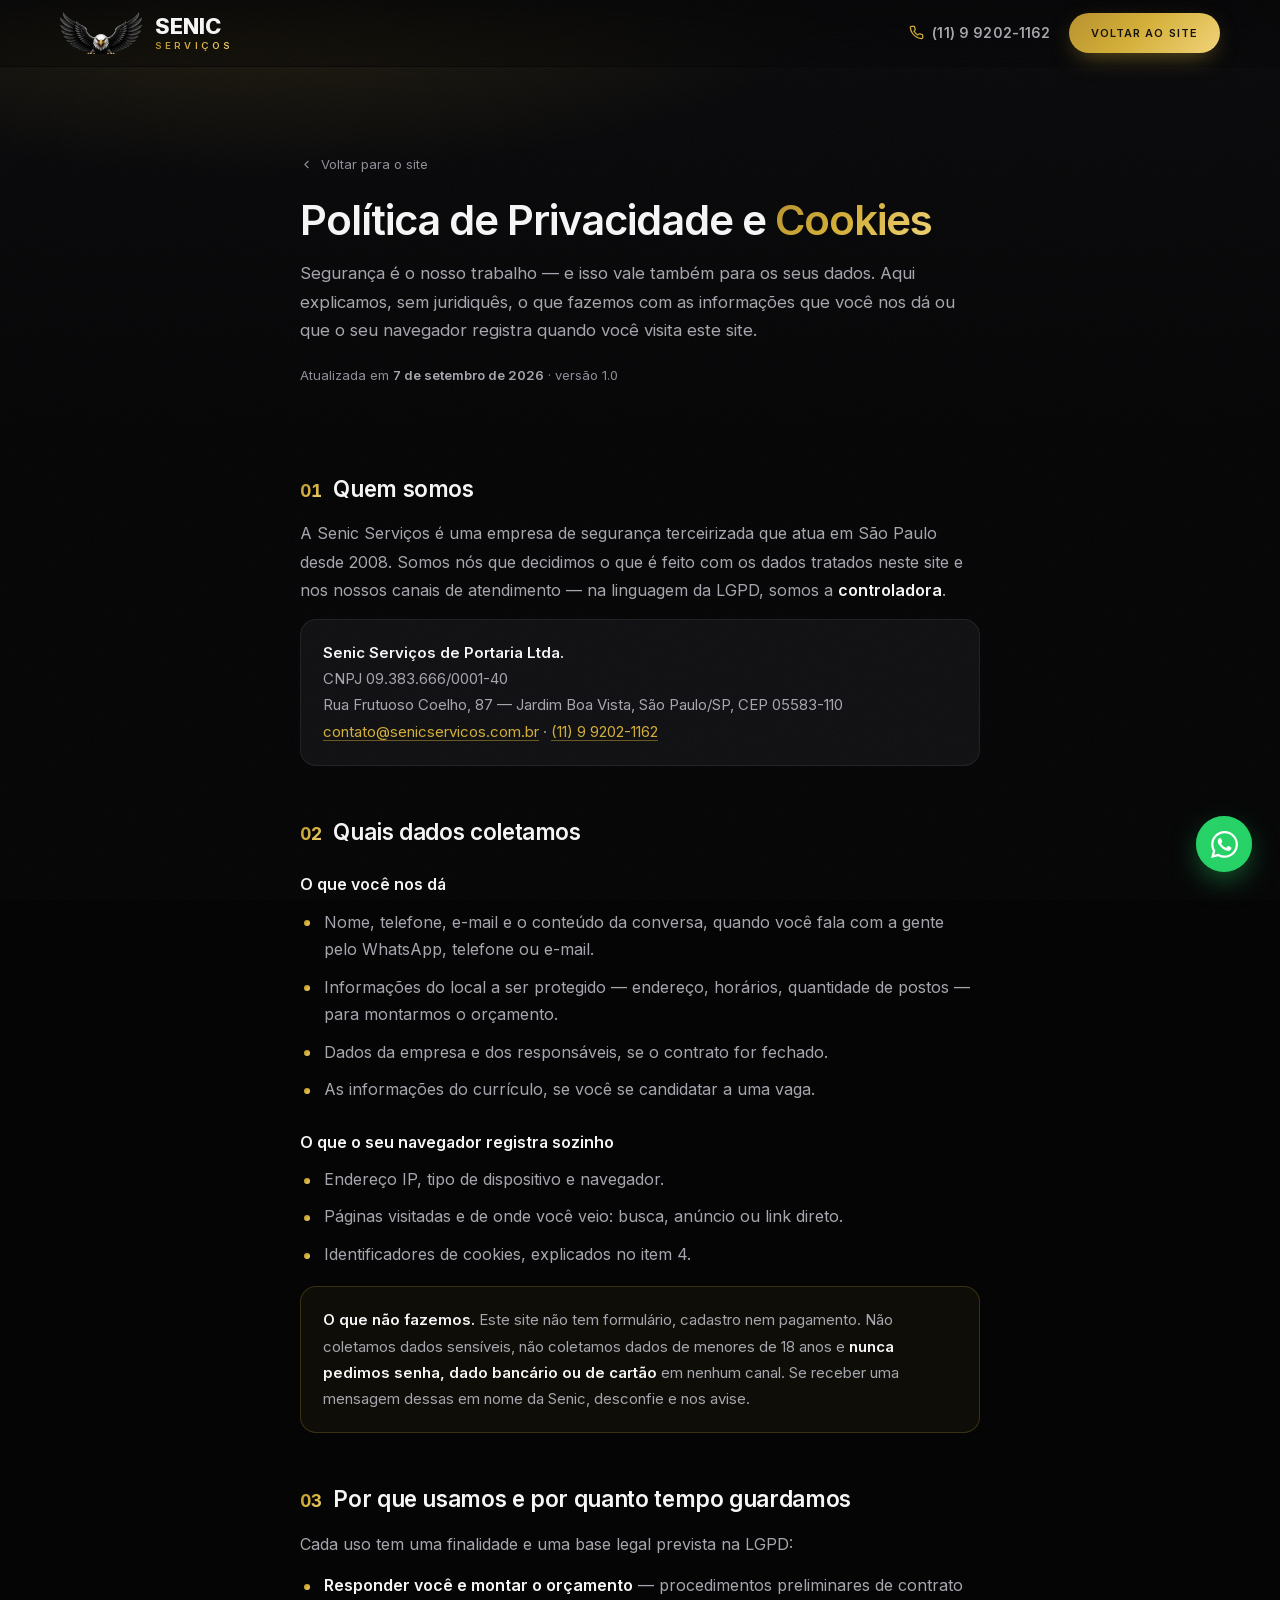
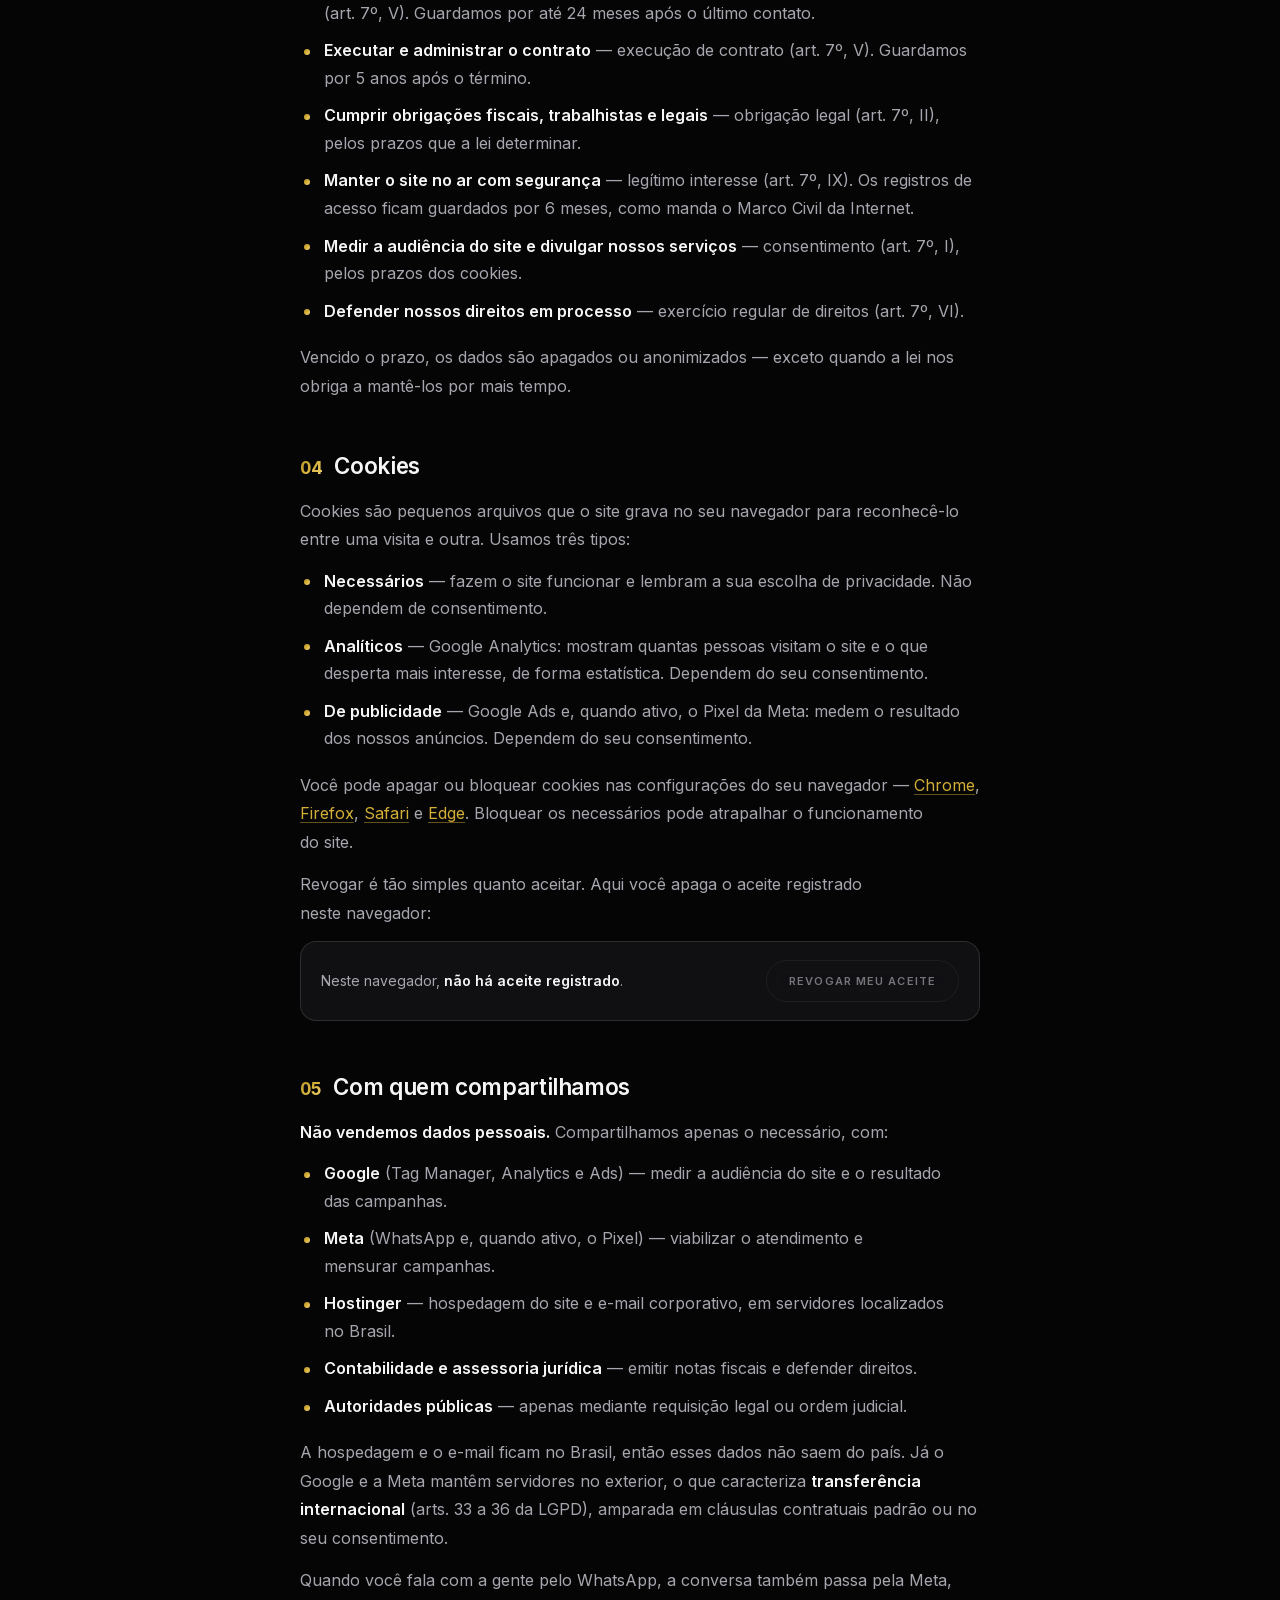
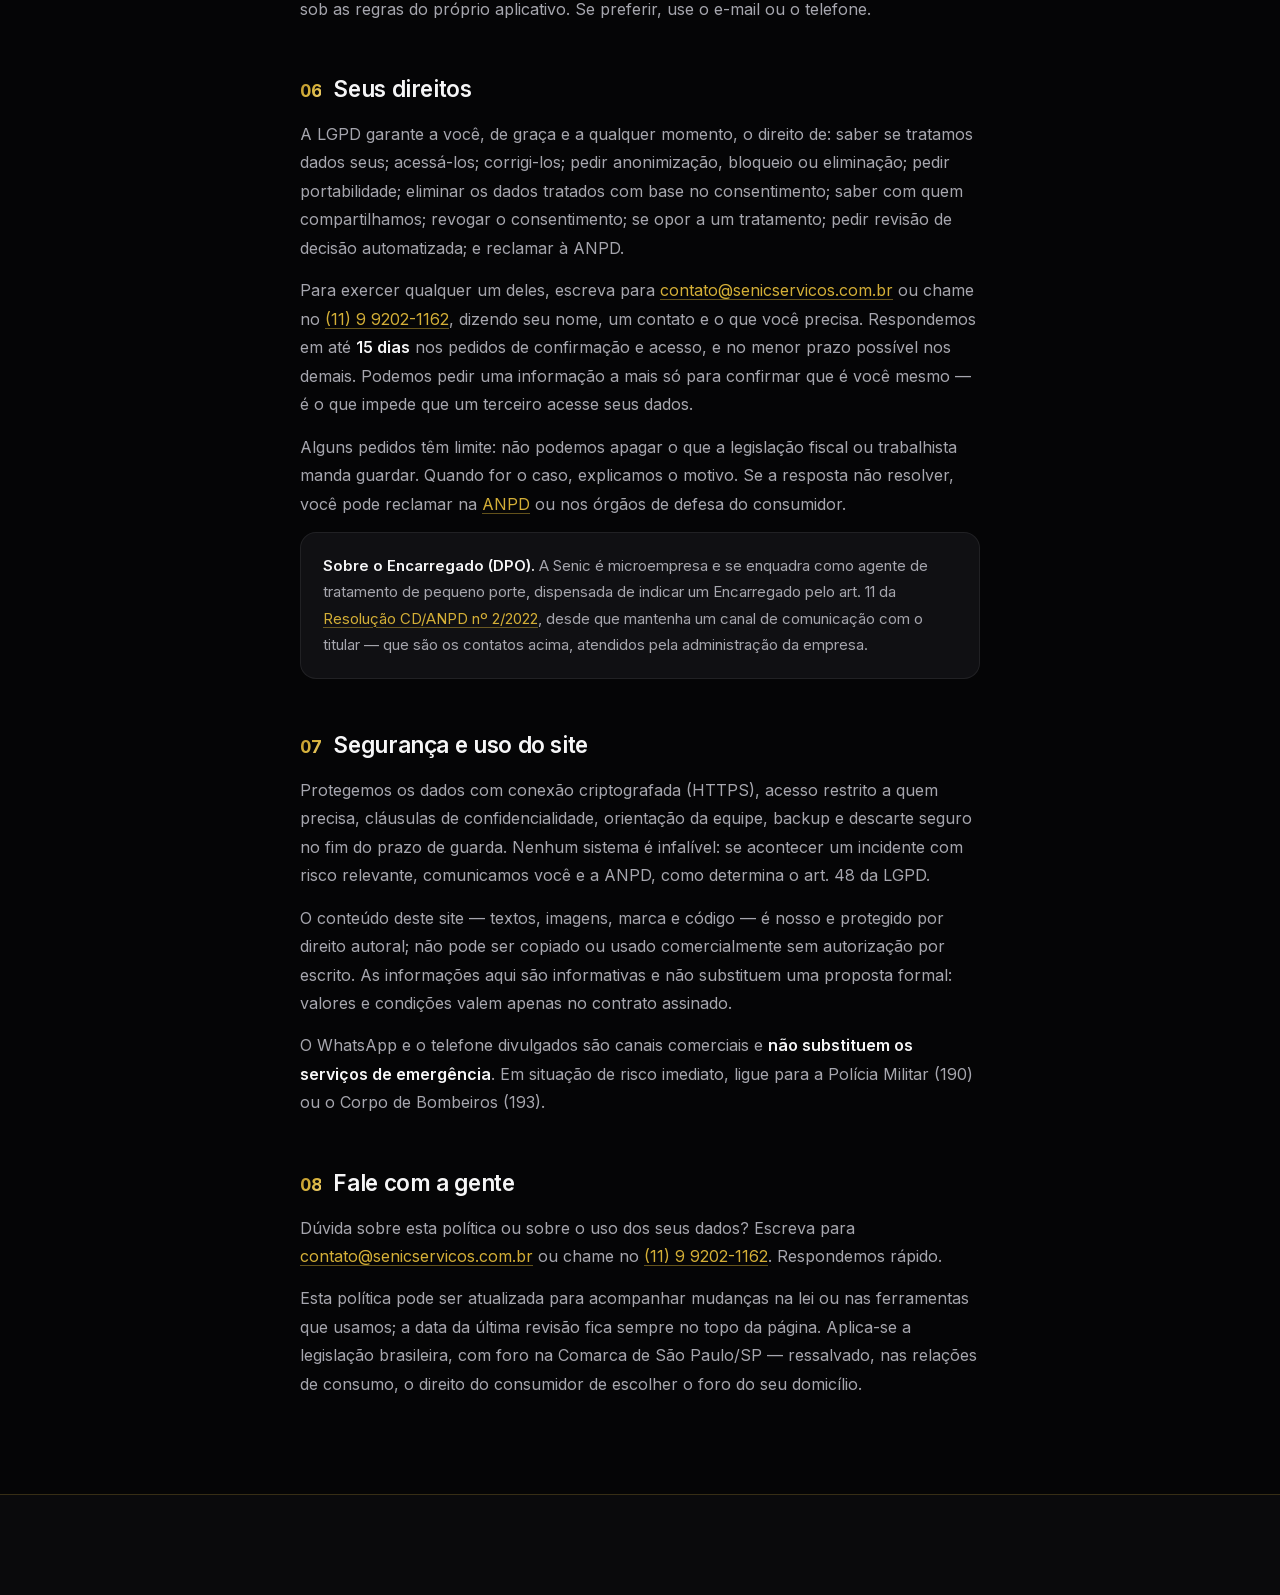
<file: politica.html>
<!DOCTYPE html>
<html lang="pt-BR">
<head>
  <meta charset="UTF-8">
  <meta name="viewport" content="width=device-width, initial-scale=1.0, maximum-scale=5.0">
  <title>Política de Privacidade e Cookies | Senic Serviços</title>
  <meta name="description" content="Política de Privacidade e de Cookies da Senic Serviços: quais dados tratamos, por quê, por quanto tempo e como exercer seus direitos previstos na LGPD.">
  <meta name="robots" content="index, follow, max-snippet:-1">
  <meta name="author" content="Senic Serviços">
  <meta name="theme-color" content="#050506">

  <!-- =========================================================================
       DADOS CADASTRAIS — conferidos em 07/09/2026 na base pública da Receita
       Federal (CNPJ 09.383.666/0001-40, situação ATIVA):

         Razão social ....... SENIC SERVIÇOS DE PORTARIA LTDA.
         Abertura ........... 11/01/2008
         Porte .............. Microempresa
         Sede ............... Rua Frutuoso Coelho, 87 — Jardim Boa Vista
                              São Paulo/SP — CEP 05583-110
         Hospedagem/e-mail .. Hostinger International Ltd (AS47583),
                              servidores em São Paulo/Brasil — via DNS do domínio

       O item 6 usa a dispensa de indicação de Encarregado prevista no art. 11
       da Resolução CD/ANPD nº 2/2022, aplicável a agentes de tratamento de
       pequeno porte. Se a empresa mudar de porte ou passar a fazer tratamento
       de alto risco, é preciso designar um Encarregado e atualizar o texto.

       Redigido conforme a Lei nº 13.709/2018 (LGPD), a Lei nº 12.965/2014
       (Marco Civil da Internet) e o Código de Defesa do Consumidor. Recomenda-se
       revisão do jurídico da empresa antes de publicar.
       ========================================================================= -->

  <link rel="canonical" href="https://senicservicos.com.br/politica.html">
  <link rel="sitemap" type="application/xml" href="/sitemap.xml">

  <!-- Ícones -->
  <link rel="icon" type="image/png" sizes="192x192" href="assets/img/favicon-192.png">
  <link rel="icon" type="image/png" sizes="512x512" href="assets/img/favicon-512.png">
  <link rel="apple-touch-icon" href="assets/img/apple-touch-icon.png">

  <!-- Compartilhamento -->
  <meta property="og:type" content="article">
  <meta property="og:locale" content="pt_BR">
  <meta property="og:site_name" content="Senic Serviços">
  <meta property="og:url" content="https://senicservicos.com.br/politica.html">
  <meta property="og:title" content="Política de Privacidade e Cookies | Senic Serviços">
  <meta property="og:description" content="Quais dados a Senic Serviços trata, por quê e como exercer seus direitos previstos na LGPD.">
  <meta property="og:image" content="https://senicservicos.com.br/assets/img/senic-seguranca-empresarial.webp">
  <meta name="twitter:card" content="summary_large_image">
  <meta name="twitter:title" content="Política de Privacidade e Cookies | Senic Serviços">
  <meta name="twitter:description" content="Quais dados a Senic Serviços trata, por quê e como exercer seus direitos previstos na LGPD.">
  <meta name="twitter:image" content="https://senicservicos.com.br/assets/img/senic-seguranca-empresarial.webp">

  <link rel="preload" as="font" type="font/woff2" href="/assets/fonts/inter-latin.woff2" crossorigin>

  <link rel="stylesheet" href="assets/css/style.css?v=457256018f">
  <link rel="stylesheet" href="assets/css/politica.css?v=fd670ae389">

  <!-- Google Tag Manager — carregamento adiado (ver assets/js/gtm.js) -->
  <script src="assets/js/gtm.js?v=5fa1b1dc11" defer></script>
  <script src="assets/js/politica.js?v=5b5824b943" defer></script>

  <!-- Dados estruturados -->
  <script type="application/ld+json">
  {
    "@context": "https://schema.org",
    "@graph": [
      {
        "@type": "WebPage",
        "@id": "https://senicservicos.com.br/politica.html#pagina",
        "url": "https://senicservicos.com.br/politica.html",
        "name": "Política de Privacidade e Cookies | Senic Serviços",
        "description": "Política de Privacidade e de Cookies da Senic Serviços, conforme a Lei nº 13.709/2018 (LGPD).",
        "inLanguage": "pt-BR",
        "isPartOf": { "@id": "https://senicservicos.com.br/#site" },
        "about": { "@id": "https://senicservicos.com.br/#empresa" },
        "publisher": { "@id": "https://senicservicos.com.br/#empresa" },
        "dateModified": "2026-09-07"
      },
      {
        "@type": "BreadcrumbList",
        "@id": "https://senicservicos.com.br/politica.html#trilha",
        "itemListElement": [
          { "@type": "ListItem", "position": 1, "name": "Início", "item": "https://senicservicos.com.br/" },
          { "@type": "ListItem", "position": 2, "name": "Política de Privacidade e Cookies", "item": "https://senicservicos.com.br/politica.html" }
        ]
      }
    ]
  }
  </script>
</head>
<body>
  <!-- Google Tag Manager (noscript) -->
  <noscript><iframe src="https://www.googletagmanager.com/ns.html?id=GTM-NGXDHTND"
  height="0" width="0" style="display:none;visibility:hidden"></iframe></noscript>
  <!-- End Google Tag Manager (noscript) -->

  <a class="skip-link" href="#conteudo">Pular para o conteúdo</a>

  <!-- HEADER -->
  <header class="header" id="header">
    <div class="header-inner">
      <a href="index.html" class="header-logo" data-voltar aria-label="Senic Serviços — página inicial">
        <img src="assets/img/logo-senic-marca-164.webp" alt="" width="164" height="84" aria-hidden="true">
        <span class="logo-type">
          <span class="logo-name">SENIC</span>
          <span class="logo-sub">Serviços</span>
        </span>
      </a>
      <div class="header-cta">
        <a href="tel:+5511992021162" class="header-phone">
          <svg viewBox="0 0 24 24"><path d="M22 16.92v3a2 2 0 0 1-2.18 2 19.79 19.79 0 0 1-8.63-3.07 19.5 19.5 0 0 1-6-6 19.79 19.79 0 0 1-3.07-8.67A2 2 0 0 1 4.11 2h3a2 2 0 0 1 2 1.72c.13.96.36 1.9.7 2.81a2 2 0 0 1-.45 2.11L8.09 9.91a16 16 0 0 0 6 6l1.27-1.27a2 2 0 0 1 2.11-.45c.9.34 1.85.57 2.81.7A2 2 0 0 1 22 16.92z"/></svg>
          (11) 9 9202-1162
        </a>
        <a href="index.html" class="btn btn-gold" data-voltar>VOLTAR AO SITE</a>
      </div>
    </div>
  </header>

  <main id="conteudo">

  <!-- TOPO -->
  <section class="legal-hero" aria-labelledby="titulo-politica">
    <div class="container">
      <div class="legal-wrap">
        <a href="index.html" class="legal-voltar" data-voltar>
          <svg viewBox="0 0 24 24" aria-hidden="true"><polyline points="15 18 9 12 15 6"/></svg>
          Voltar para o site
        </a>
        <h1 id="titulo-politica" class="legal-title">Política de Privacidade e <span class="gold-text">Cookies</span></h1>
        <p class="legal-lead">
          Segurança é o nosso trabalho — e isso vale também para os seus dados. Aqui explicamos, sem
          juridiquês, o que fazemos com as informações que você nos dá ou que o seu navegador registra
          quando você visita este site.
        </p>
        <p class="legal-data">Atualizada em <strong>7 de setembro de 2026</strong> · versão 1.0</p>
      </div>
    </div>
  </section>

  <!-- CORPO -->
  <div class="legal-body">
    <div class="container">
      <article class="legal-wrap">

        <!-- 1 -->
        <section class="legal-section">
          <h2><span class="num">01</span> Quem somos</h2>
          <p>
            A Senic Serviços é uma empresa de segurança terceirizada que atua em São Paulo
            desde 2008. Somos nós que decidimos o que é feito com os dados tratados neste site e nos
            nossos canais de atendimento — na linguagem da LGPD, somos a <strong>controladora</strong>.
          </p>
          <div class="legal-box">
            <strong>Senic Serviços de Portaria Ltda.</strong><br>
            CNPJ 09.383.666/0001-40<br>
            Rua Frutuoso Coelho, 87 — Jardim Boa Vista, São Paulo/SP, CEP 05583-110<br>
            <a href="mailto:contato@senicservicos.com.br">contato@senicservicos.com.br</a> ·
            <a href="tel:+5511992021162">(11) 9 9202-1162</a>
          </div>
        </section>

        <!-- 2 -->
        <section class="legal-section">
          <h2><span class="num">02</span> Quais dados coletamos</h2>

          <h3>O que você nos dá</h3>
          <ul class="legal-list">
            <li>Nome, telefone, e-mail e o conteúdo da conversa, quando você fala com a gente pelo WhatsApp, telefone ou e-mail.</li>
            <li>Informações do local a ser protegido — endereço, horários, quantidade de postos — para montarmos o orçamento.</li>
            <li>Dados da empresa e dos responsáveis, se o contrato for fechado.</li>
            <li>As informações do currículo, se você se candidatar a uma vaga.</li>
          </ul>

          <h3>O que o seu navegador registra sozinho</h3>
          <ul class="legal-list">
            <li>Endereço IP, tipo de dispositivo e navegador.</li>
            <li>Páginas visitadas e de onde você veio: busca, anúncio ou link direto.</li>
            <li>Identificadores de cookies, explicados no item 4.</li>
          </ul>

          <div class="legal-box destaque">
            <strong>O que não fazemos.</strong> Este site não tem formulário, cadastro nem pagamento.
            Não coletamos dados sensíveis, não coletamos dados de menores de 18 anos e
            <strong>nunca pedimos senha, dado bancário ou de cartão</strong> em nenhum canal. Se receber uma
            mensagem dessas em nome da Senic, desconfie e nos avise.
          </div>
        </section>

        <!-- 3 -->
        <section class="legal-section">
          <h2><span class="num">03</span> Por que usamos e por quanto tempo guardamos</h2>
          <p>Cada uso tem uma finalidade e uma base legal prevista na LGPD:</p>
          <ul class="legal-list">
            <li><b>Responder você e montar o orçamento</b> — procedimentos preliminares de contrato (art. 7º, V). Guardamos por até 24 meses após o último contato.</li>
            <li><b>Executar e administrar o contrato</b> — execução de contrato (art. 7º, V). Guardamos por 5 anos após o término.</li>
            <li><b>Cumprir obrigações fiscais, trabalhistas e legais</b> — obrigação legal (art. 7º, II), pelos prazos que a lei determinar.</li>
            <li><b>Manter o site no ar com segurança</b> — legítimo interesse (art. 7º, IX). Os registros de acesso ficam guardados por 6 meses, como manda o Marco Civil da Internet.</li>
            <li><b>Medir a audiência do site e divulgar nossos serviços</b> — consentimento (art. 7º, I), pelos prazos dos cookies.</li>
            <li><b>Defender nossos direitos em processo</b> — exercício regular de direitos (art. 7º, VI).</li>
          </ul>
          <p>
            Vencido o prazo, os dados são apagados ou anonimizados — exceto quando a lei nos obriga a
            mantê-los por mais tempo.
          </p>
        </section>

        <!-- 4 -->
        <section class="legal-section">
          <h2><span class="num">04</span> Cookies</h2>
          <p>
            Cookies são pequenos arquivos que o site grava no seu navegador para reconhecê-lo entre uma
            visita e outra. Usamos três tipos:
          </p>
          <ul class="legal-list">
            <li><b>Necessários</b> — fazem o site funcionar e lembram a sua escolha de privacidade. Não dependem de consentimento.</li>
            <li><b>Analíticos</b> — Google Analytics: mostram quantas pessoas visitam o site e o que desperta mais interesse, de forma estatística. Dependem do seu consentimento.</li>
            <li><b>De publicidade</b> — Google Ads e, quando ativo, o Pixel da Meta: medem o resultado dos nossos anúncios. Dependem do seu consentimento.</li>
          </ul>
          <p>
            Você pode apagar ou bloquear cookies nas configurações do seu navegador —
            <a href="https://support.google.com/chrome/answer/95647?hl=pt-BR" target="_blank" rel="noopener noreferrer">Chrome</a>,
            <a href="https://support.mozilla.org/pt-BR/kb/gerencie-configuracoes-de-cookies-e-dados-de-sites" target="_blank" rel="noopener noreferrer">Firefox</a>,
            <a href="https://support.apple.com/pt-br/guide/safari/sfri11471/mac" target="_blank" rel="noopener noreferrer">Safari</a> e
            <a href="https://support.microsoft.com/pt-br/microsoft-edge/excluir-cookies-no-microsoft-edge-63947406-40ac-c3b8-57b9-2a946a29ae09" target="_blank" rel="noopener noreferrer">Edge</a>.
            Bloquear os necessários pode atrapalhar o funcionamento do site.
          </p>
          <p>Revogar é tão simples quanto aceitar. Aqui você apaga o aceite registrado neste navegador:</p>
          <div class="consent">
            <p id="consentTexto">Verificando…</p>
            <button type="button" class="btn btn-outline" id="consentRevogar">Revogar meu aceite</button>
          </div>
        </section>

        <!-- 5 -->
        <section class="legal-section">
          <h2><span class="num">05</span> Com quem compartilhamos</h2>
          <p><strong>Não vendemos dados pessoais.</strong> Compartilhamos apenas o necessário, com:</p>
          <ul class="legal-list">
            <li><b>Google</b> (Tag Manager, Analytics e Ads) — medir a audiência do site e o resultado das campanhas.</li>
            <li><b>Meta</b> (WhatsApp e, quando ativo, o Pixel) — viabilizar o atendimento e mensurar campanhas.</li>
            <li><b>Hostinger</b> — hospedagem do site e e-mail corporativo, em servidores localizados no Brasil.</li>
            <li><b>Contabilidade e assessoria jurídica</b> — emitir notas fiscais e defender direitos.</li>
            <li><b>Autoridades públicas</b> — apenas mediante requisição legal ou ordem judicial.</li>
          </ul>
          <p>
            A hospedagem e o e-mail ficam no Brasil, então esses dados não saem do país. Já o Google e a
            Meta mantêm servidores no exterior, o que caracteriza <strong>transferência internacional</strong>
            (arts. 33 a 36 da LGPD), amparada em cláusulas contratuais padrão ou no seu consentimento.
          </p>
          <p>
            Quando você fala com a gente pelo WhatsApp, a conversa também passa pela Meta, sob as regras do
            próprio aplicativo. Se preferir, use o e-mail ou o telefone.
          </p>
        </section>

        <!-- 6 -->
        <section class="legal-section">
          <h2><span class="num">06</span> Seus direitos</h2>
          <p>
            A LGPD garante a você, de graça e a qualquer momento, o direito de: saber se tratamos dados
            seus; acessá-los; corrigi-los; pedir anonimização, bloqueio ou eliminação; pedir portabilidade;
            eliminar os dados tratados com base no consentimento; saber com quem compartilhamos; revogar o
            consentimento; se opor a um tratamento; pedir revisão de decisão automatizada; e reclamar à ANPD.
          </p>
          <p>
            Para exercer qualquer um deles, escreva para
            <a href="mailto:contato@senicservicos.com.br?subject=LGPD%20%E2%80%94%20Solicita%C3%A7%C3%A3o%20de%20titular%20de%20dados">contato@senicservicos.com.br</a>
            ou chame no <a href="tel:+5511992021162">(11) 9 9202-1162</a>, dizendo seu nome, um contato e o
            que você precisa. Respondemos em até <strong>15 dias</strong> nos pedidos de confirmação e acesso,
            e no menor prazo possível nos demais. Podemos pedir uma informação a mais só para confirmar que é
            você mesmo — é o que impede que um terceiro acesse seus dados.
          </p>
          <p>
            Alguns pedidos têm limite: não podemos apagar o que a legislação fiscal ou trabalhista manda
            guardar. Quando for o caso, explicamos o motivo. Se a resposta não resolver, você pode reclamar
            na <a href="https://www.gov.br/anpd/pt-br" target="_blank" rel="noopener noreferrer">ANPD</a> ou
            nos órgãos de defesa do consumidor.
          </p>
          <div class="legal-box">
            <strong>Sobre o Encarregado (DPO).</strong> A Senic é microempresa e se enquadra como agente de
            tratamento de pequeno porte, dispensada de indicar um Encarregado pelo art. 11 da
            <a href="https://www.gov.br/anpd/pt-br/acesso-a-informacao/institucional/atos-normativos/regulamentacoes_anpd/resolucao-cd-anpd-no-2-de-27-de-janeiro-de-2022" target="_blank" rel="noopener noreferrer">Resolução CD/ANPD nº 2/2022</a>,
            desde que mantenha um canal de comunicação com o titular — que são os contatos acima, atendidos
            pela administração da empresa.
          </div>
        </section>

        <!-- 7 -->
        <section class="legal-section">
          <h2><span class="num">07</span> Segurança e uso do site</h2>
          <p>
            Protegemos os dados com conexão criptografada (HTTPS), acesso restrito a quem precisa,
            cláusulas de confidencialidade, orientação da equipe, backup e descarte seguro no fim do prazo
            de guarda. Nenhum sistema é infalível: se acontecer um incidente com risco relevante,
            comunicamos você e a ANPD, como determina o art. 48 da LGPD.
          </p>
          <p>
            O conteúdo deste site — textos, imagens, marca e código — é nosso e protegido por direito
            autoral; não pode ser copiado ou usado comercialmente sem autorização por escrito. As
            informações aqui são informativas e não substituem uma proposta formal: valores e condições
            valem apenas no contrato assinado.
          </p>
          <p>
            O WhatsApp e o telefone divulgados são canais comerciais e <strong>não substituem os serviços de
            emergência</strong>. Em situação de risco imediato, ligue para a Polícia Militar (190) ou o Corpo
            de Bombeiros (193).
          </p>
        </section>

        <!-- 8 -->
        <section class="legal-section">
          <h2><span class="num">08</span> Fale com a gente</h2>
          <p>
            Dúvida sobre esta política ou sobre o uso dos seus dados? Escreva para
            <a href="mailto:contato@senicservicos.com.br">contato@senicservicos.com.br</a> ou chame no
            <a href="tel:+5511992021162">(11) 9 9202-1162</a>. Respondemos rápido.
          </p>
          <p>
            Esta política pode ser atualizada para acompanhar mudanças na lei ou nas ferramentas que
            usamos; a data da última revisão fica sempre no topo da página. Aplica-se a legislação
            brasileira, com foro na Comarca de São Paulo/SP — ressalvado, nas relações de consumo, o
            direito do consumidor de escolher o foro do seu domicílio.
          </p>
        </section>

      </article>
    </div>
  </div>

  </main>

  <!-- RODAPÉ -->
  <footer class="footer footer-simples">
    <div class="container">
      <div class="footer-bottom">
        <span>&copy; <span id="anoAtual">2026</span> Senic Serviços de Portaria Ltda. · CNPJ 09.383.666/0001-40</span>
        <span><a href="index.html" data-voltar>Voltar para o site</a></span>
      </div>
    </div>
  </footer>

  <!-- WHATSAPP FLUTUANTE -->
  <a href="https://wa.me/5511992021162?text=Ol%C3%A1%21%20Gostaria%20de%20fazer%20um%20or%C3%A7amento" target="_blank" rel="noopener noreferrer" class="whatsapp-float" aria-label="Fale conosco pelo WhatsApp">
    <svg viewBox="0 0 24 24" xmlns="http://www.w3.org/2000/svg"><path d="M17.472 14.382c-.297-.149-1.758-.867-2.03-.967-.273-.099-.471-.148-.67.15-.197.297-.767.966-.94 1.164-.173.199-.347.223-.644.075-.297-.15-1.255-.463-2.39-1.475-.883-.788-1.48-1.761-1.653-2.059-.173-.297-.018-.458.13-.606.134-.133.298-.347.446-.52.149-.174.198-.298.298-.497.099-.198.05-.371-.025-.52-.075-.149-.669-1.612-.916-2.207-.242-.579-.487-.5-.669-.51-.173-.008-.371-.01-.57-.01-.198 0-.52.074-.792.372-.272.297-1.04 1.016-1.04 2.479 0 1.462 1.065 2.875 1.213 3.074.149.198 2.096 3.2 5.077 4.487.709.306 1.262.489 1.694.625.712.227 1.36.195 1.871.118.571-.085 1.758-.719 2.006-1.413.248-.694.248-1.289.173-1.413-.074-.124-.272-.198-.57-.347m-5.421 7.403h-.004a9.87 9.87 0 01-5.031-1.378l-.361-.214-3.741.982.998-3.648-.235-.374a9.86 9.86 0 01-1.51-5.26c.001-5.45 4.436-9.884 9.888-9.884 2.64 0 5.122 1.03 6.988 2.898a9.825 9.825 0 012.893 6.994c-.003 5.45-4.437 9.884-9.885 9.884m8.413-18.297A11.815 11.815 0 0012.05 0C5.495 0 .16 5.335.157 11.892c0 2.096.547 4.142 1.588 5.945L.057 24l6.305-1.654a11.882 11.882 0 005.683 1.448h.005c6.554 0 11.89-5.335 11.893-11.893a11.821 11.821 0 00-3.48-8.413z"/></svg>
  </a>

</body>
</html>
</file>
<file: assets/css/style.css>
/*
   SENIC SERVIÇOS — STYLE.CSS
   Landing page de alta conversão
   Todos os direitos reservados © 2026
*/

/* ============================================================
   0. FONTE — Inter variável hospedada no próprio domínio
   Sem Google Fonts: nenhuma conexão externa bloqueia a renderização.
   "Inter Fallback" é o Arial ajustado às métricas da Inter, para a troca
   de fonte não deslocar o layout.
   ============================================================ */

@font-face {
  font-family: 'Inter';
  font-style: normal;
  font-weight: 400 800;
  font-display: swap;
  src: url('/assets/fonts/inter-latin.woff2') format('woff2');
  unicode-range: U+0000-00FF, U+0131, U+0152-0153, U+02BB-02BC, U+02C6, U+02DA, U+02DC, U+0304, U+0308, U+0329, U+2000-206F, U+20AC, U+2122, U+2191, U+2193, U+2212, U+2215, U+FEFF, U+FFFD;
}

@font-face {
  font-family: 'Inter Fallback';
  src: local('Arial');
  ascent-override: 90.44%;
  descent-override: 22.52%;
  line-gap-override: 0%;
  size-adjust: 107.12%;
}

/* ============================================================
   1. RESET
   ============================================================ */

*, *::before, *::after { margin: 0; padding: 0; box-sizing: border-box; }

html {
  scroll-behavior: smooth;
  -webkit-text-size-adjust: 100%;
  -webkit-tap-highlight-color: transparent;
}

img, svg { display: block; max-width: 100%; }
/* traçado consistente em todo o conjunto de ícones */
svg { stroke-linecap: round; stroke-linejoin: round; }
img { height: auto; }
a { text-decoration: none; color: inherit; }
ul { list-style: none; }
button { font: inherit; color: inherit; background: none; border: none; cursor: pointer; }

::selection { background: rgba(212, 175, 55, .28); color: #fff; }

:focus-visible {
  outline: 2px solid var(--gold);
  outline-offset: 3px;
  border-radius: 4px;
}

/* Primeiro item focável da página: some até receber foco pelo teclado. */
.skip-link {
  position: fixed;
  top: 10px;
  left: 10px;
  z-index: 1002;
  padding: 12px 20px;
  border-radius: 100px;
  background: var(--gold);
  color: #14100A;
  font-size: .8125rem;
  font-weight: 600;
  transform: translateY(-160%);
  transition: transform .3s var(--ease);
}

.skip-link:focus-visible { transform: translateY(0); }

/* ============================================================
   2. TOKENS
   ============================================================ */

:root {
  /* marca */
  --gold: #D4AF37;
  --gold-light: #F2D479;
  --gold-dark: #A8842A;
  --gold-grad: linear-gradient(135deg, #B8912F 0%, #D4AF37 45%, #F2D479 100%);
  --gold-grad-hover: linear-gradient(135deg, #D4AF37 0%, #F2D479 50%, #FFE9A8 100%);

  /* superfícies */
  --ink: #050506;
  --surface-1: #0A0A0C;
  --surface-2: #101013;
  --surface-3: #17171B;
  --surface-4: #1E1E23;

  /* linhas */
  --line: rgba(255, 255, 255, .07);
  --line-strong: rgba(255, 255, 255, .12);
  --line-gold: rgba(212, 175, 55, .22);

  /* texto */
  --text: #F6F6F7;
  --text-2: #A6A6AE;
  --text-3: #8E8E99;

  /* layout */
  --container: 1240px;
  --gutter: clamp(20px, 4vw, 40px);
  --radius-sm: 10px;
  --radius: 16px;
  --radius-lg: 24px;
  --radius-xl: 32px;

  /* ritmo vertical */
  --section-y: clamp(72px, 9vw, 128px);

  /* sombras */
  --shadow-sm: 0 2px 8px rgba(0, 0, 0, .4);
  --shadow: 0 18px 40px -12px rgba(0, 0, 0, .7);
  --shadow-lg: 0 40px 80px -24px rgba(0, 0, 0, .85);
  --glow-gold: 0 0 0 1px rgba(212, 175, 55, .25), 0 20px 60px -20px rgba(212, 175, 55, .35);

  --ease: cubic-bezier(.22, 1, .36, 1);
}

/* ============================================================
   3. BASE
   ============================================================ */

body {
  font-family: 'Inter', 'Inter Fallback', -apple-system, BlinkMacSystemFont, 'Segoe UI', sans-serif;
  background: var(--ink);
  color: var(--text);
  font-size: 16px;
  line-height: 1.65;
  font-feature-settings: 'cv02', 'cv03', 'cv04', 'ss01';
  overflow-x: hidden;
}

/* granulado sutil — dá profundidade ao preto chapado */
body::after {
  content: '';
  position: fixed;
  inset: 0;
  z-index: 9998;
  pointer-events: none;
  opacity: .035;
  background-image: url("data:image/svg+xml,%3Csvg xmlns='http://www.w3.org/2000/svg' width='200' height='200'%3E%3Cfilter id='n'%3E%3CfeTurbulence type='fractalNoise' baseFrequency='.85' numOctaves='3' stitchTiles='stitch'/%3E%3C/filter%3E%3Crect width='100%25' height='100%25' filter='url(%23n)'/%3E%3C/svg%3E");
}

.container {
  width: 100%;
  max-width: var(--container);
  margin: 0 auto;
  padding: 0 var(--gutter);
}

.section {
  padding: var(--section-y) 0;
  position: relative;
}

.text-center { text-align: center; }
.text-gold { color: var(--gold); }

.gold-text {
  background: var(--gold-grad);
  -webkit-background-clip: text;
  background-clip: text;
  -webkit-text-fill-color: transparent;
  color: var(--gold);
}

/* ---- cabeçalho de seção ---- */

.section-head { max-width: 720px; margin-bottom: clamp(36px, 5vw, 64px); }
.section-head.centered { margin-left: auto; margin-right: auto; text-align: center; }

.section-tag {
  display: inline-block;
  font-size: .6875rem;
  font-weight: 600;
  text-transform: uppercase;
  letter-spacing: .24em;
  color: var(--gold);
  margin-bottom: 16px;
}

.section-title {
  font-size: clamp(1.75rem, 1.1rem + 2.4vw, 2.9rem);
  font-weight: 600;
  line-height: 1.12;
  letter-spacing: -.022em;
  margin-bottom: 16px;
  text-wrap: balance;
}

.section-sub {
  font-size: clamp(.95rem, .9rem + .25vw, 1.075rem);
  color: var(--text-2);
  line-height: 1.65;
  max-width: 62ch;
  text-wrap: pretty;
}

.section-sub.centered { margin-inline: auto; }

/* ============================================================
   4. BOTÕES
   ============================================================ */

.btn {
  --btn-py: 14px;
  --btn-px: 28px;
  position: relative;
  display: inline-flex;
  align-items: center;
  justify-content: center;
  gap: 9px;
  padding: var(--btn-py) var(--btn-px);
  border-radius: 100px;
  font-size: .8125rem;
  font-weight: 600;
  letter-spacing: .1em;
  text-transform: uppercase;
  white-space: nowrap;
  transition: transform .35s var(--ease), box-shadow .35s var(--ease), background .35s var(--ease), color .3s ease;
}

.btn svg { width: 16px; height: 16px; flex-shrink: 0; }

.btn-gold {
  background: var(--gold-grad);
  color: #14100A;
  box-shadow: 0 8px 24px -8px rgba(212, 175, 55, .55);
}

.btn-gold:hover {
  background: var(--gold-grad-hover);
  transform: translateY(-2px);
  box-shadow: 0 14px 34px -8px rgba(212, 175, 55, .7);
}

.btn-outline {
  color: var(--text);
  border: 1px solid var(--line-strong);
  background: rgba(255, 255, 255, .02);
  backdrop-filter: blur(8px);
  -webkit-backdrop-filter: blur(8px);
}

.btn-outline:hover {
  border-color: var(--gold);
  color: var(--gold);
  transform: translateY(-2px);
  background: rgba(212, 175, 55, .06);
}

.btn-lg { --btn-py: 17px; --btn-px: 36px; font-size: .875rem; }

/* ============================================================
   5. HEADER
   ============================================================ */

.scroll-progress {
  position: fixed;
  top: 0;
  left: 0;
  height: 2px;
  width: 100%;
  z-index: 1001;
  background: var(--gold-grad);
  /* escala em vez de largura: animação composta na GPU, sem refazer layout */
  transform: scaleX(0);
  transform-origin: left center;
  pointer-events: none;
}

.header {
  position: fixed;
  inset: 0 0 auto;
  z-index: 1000;
  background: linear-gradient(180deg, rgba(5, 5, 6, .85) 0%, rgba(5, 5, 6, .4) 100%);
  backdrop-filter: blur(16px) saturate(140%);
  -webkit-backdrop-filter: blur(16px) saturate(140%);
  border-bottom: 1px solid transparent;
  transition: background .4s var(--ease), border-color .4s var(--ease), box-shadow .4s var(--ease);
}

.header.scrolled {
  background: rgba(5, 5, 6, .94);
  border-bottom-color: var(--line-gold);
  box-shadow: 0 12px 40px -20px rgba(0, 0, 0, .9);
}

.header-inner {
  display: flex;
  align-items: center;
  justify-content: space-between;
  gap: 16px;
  max-width: var(--container);
  margin: 0 auto;
  padding: 12px var(--gutter);
  transition: padding .4s var(--ease);
}

.header.scrolled .header-inner { padding-block: 8px; }

.header-logo { display: flex; align-items: center; gap: clamp(9px, 1.4vw, 13px); }

.header-logo img {
  height: clamp(32px, 4vw, 42px);
  width: auto;
  transition: transform .4s var(--ease), height .4s var(--ease);
}

.header.scrolled .header-logo img { height: clamp(28px, 3.4vw, 36px); }
.header-logo:hover img { transform: scale(1.04); }

/* tipografia viva: nítida em qualquer tamanho, ao contrário do lockup rasterizado */
.logo-type { display: grid; line-height: 1; }

.logo-name {
  font-size: clamp(1.0625rem, .85rem + .7vw, 1.375rem);
  font-weight: 800;
  letter-spacing: .005em;
  color: var(--text);
}

.logo-sub {
  margin-top: 4px;
  font-size: clamp(.5rem, .42rem + .22vw, .625rem);
  font-weight: 600;
  letter-spacing: .33em;
  text-transform: uppercase;
  background: var(--gold-grad);
  -webkit-background-clip: text;
  background-clip: text;
  -webkit-text-fill-color: transparent;
}

.header-cta { display: flex; align-items: center; gap: 18px; }

.header-phone {
  display: none;
  align-items: center;
  gap: 8px;
  font-size: .875rem;
  font-weight: 600;
  color: var(--text-2);
  letter-spacing: .01em;
  transition: color .3s ease;
}

.header-phone svg { width: 15px; height: 15px; stroke: var(--gold); fill: none; stroke-width: 2; }
.header-phone:hover { color: var(--gold); }
.header-cta .btn { --btn-py: 11px; --btn-px: 22px; font-size: .6875rem; }

/* ============================================================
   6. HERO
   ============================================================ */

/* MOBILE FIRST — a foto ocupa uma faixa no topo e o texto vem abaixo dela,
   em área sólida. Nenhuma palavra cai sobre o rosto do profissional. */
.hero {
  --hero-foto: 33svh;
  position: relative;
  display: flex;
  align-items: flex-end;
  padding: calc(var(--hero-foto) + 88px) 0 48px;
  overflow: hidden;
  isolation: isolate;
}

.hero-bg {
  position: absolute;
  inset: 0 0 auto;
  height: calc(var(--hero-foto) + 78px);
  overflow: hidden;
  z-index: -3;
}

.hero-bg img {
  width: 100%;
  height: 100%;
  object-fit: cover;
  object-position: 50% 4%;
  /* mesmo estado inicial da paralaxe, para não haver salto na primeira rolagem */
  transform: scale(1.06);
  will-change: transform;
}

/* escurece o topo (legibilidade do header) e dissolve a base no preto */
.hero-bg::after {
  content: '';
  position: absolute;
  inset: 0;
  background: linear-gradient(180deg,
    rgba(5, 5, 6, .62) 0%,
    rgba(5, 5, 6, .14) 24%,
    rgba(5, 5, 6, .20) 52%,
    rgba(5, 5, 6, .72) 82%,
    var(--ink) 100%);
}

/* No mobile o texto já está sobre o preto do body: os véus ficam inertes
   e só voltam a atuar quando a foto passa a ocupar a lateral. */
.hero-overlay {
  position: absolute;
  inset: 0;
  z-index: -2;
}

.hero-overlay-2 {
  position: absolute;
  inset: 0;
  z-index: -1;
  background: radial-gradient(80% 26% at 55% 12%, rgba(212, 175, 55, .16) 0%, transparent 72%);
}

.hero-content { position: relative; max-width: 660px; }

.hero-badge {
  display: inline-flex;
  align-items: center;
  gap: 10px;
  padding: 8px 18px 8px 14px;
  margin-bottom: 18px;
  border-radius: 100px;
  border: 1px solid var(--line-gold);
  background: rgba(212, 175, 55, .07);
  backdrop-filter: blur(8px);
  -webkit-backdrop-filter: blur(8px);
  font-size: .75rem;
  font-weight: 500;
  letter-spacing: .06em;
  color: var(--text-2);
  text-transform: lowercase;
}

.hero-badge span {
  color: var(--gold);
  font-weight: 600;
  text-transform: uppercase;
  letter-spacing: .12em;
  font-size: .6875rem;
}

.hero-badge .dot {
  position: relative;
  width: 7px;
  height: 7px;
  border-radius: 50%;
  background: var(--gold);
}

/* pulso feito com transform + opacity: roda no compositor, não repinta a cada quadro */
.hero-badge .dot::after {
  content: '';
  position: absolute;
  inset: 0;
  border-radius: 50%;
  background: rgba(212, 175, 55, .55);
  animation: pulse 2.4s ease-out infinite;
}

@keyframes pulse {
  0%   { transform: scale(1); opacity: 1; }
  70%  { transform: scale(3.6); opacity: 0; }
  100% { transform: scale(3.6); opacity: 0; }
}

.hero h1 {
  font-size: clamp(2.25rem, 1.35rem + 3.9vw, 4.25rem);
  font-weight: 700;
  line-height: 1.15;
  letter-spacing: -.03em;
  margin-bottom: 16px;
  text-wrap: balance;
}

.hero h1 .highlight {
  background: var(--gold-grad);
  -webkit-background-clip: text;
  background-clip: text;
  -webkit-text-fill-color: transparent;
}

.hero p {
  font-size: clamp(1rem, .95rem + .45vw, 1.1875rem);
  color: var(--text-2);
  line-height: 1.62;
  max-width: 54ch;
  margin-bottom: 26px;
  text-wrap: pretty;
}

.hero-actions { display: grid; gap: 12px; }
.hero-actions .btn { width: 100%; }

@media (min-width: 480px) {
  .hero-actions { display: flex; flex-wrap: wrap; }
  .hero-actions .btn { width: auto; }
}

.hero-stats {
  display: grid;
  grid-template-columns: repeat(3, 1fr);
  gap: clamp(12px, 3vw, 40px);
  margin-top: clamp(38px, 5vw, 56px);
  padding-top: clamp(24px, 3vw, 32px);
  border-top: 1px solid var(--line);
  max-width: 560px;
}

.hero-stat { min-width: 0; text-align: center; }

.hero-stat-num {
  font-size: clamp(1.75rem, 1.2rem + 1.9vw, 2.6rem);
  font-weight: 700;
  letter-spacing: -.04em;
  line-height: 1;
  background: var(--gold-grad);
  -webkit-background-clip: text;
  background-clip: text;
  -webkit-text-fill-color: transparent;
}

.hero-stat-label {
  font-size: .75rem;
  color: var(--text-3);
  margin-top: 8px;
  letter-spacing: .04em;
  line-height: 1.35;
}

/* ============================================================
   7. FAIXA DE CREDIBILIDADE
   ============================================================ */

.trust-bar {
  border-block: 1px solid var(--line);
  background: linear-gradient(180deg, var(--surface-1), var(--ink));
}

.trust-grid {
  display: grid;
  grid-template-columns: 1fr 1fr;
}

.trust-item {
  display: flex;
  align-items: center;
  gap: 12px;
  padding: 22px 16px;
  font-size: .8125rem;
  font-weight: 500;
  line-height: 1.35;
  color: var(--text-2);
  border-bottom: 1px solid var(--line);
}

.trust-item:nth-child(odd) { border-right: 1px solid var(--line); }
.trust-item:nth-last-child(-n+2) { border-bottom: none; }

.trust-item svg {
  width: 20px;
  height: 20px;
  flex-shrink: 0;
  stroke: var(--gold);
  fill: none;
  stroke-width: 1.6;
}

.trust-item strong { color: var(--text); font-weight: 600; }

/* ============================================================
   8. QUALIFICAÇÃO
   ============================================================ */

.qualifying { background: var(--surface-1); }

.qualifying-grid { display: grid; gap: 14px; }

.qualifying-card {
  position: relative;
  display: flex;
  align-items: flex-start;
  gap: 16px;
  padding: 24px;
  border-radius: var(--radius);
  border: 1px solid var(--line);
  background: linear-gradient(160deg, var(--surface-3), var(--surface-2));
  transition: border-color .4s var(--ease), transform .4s var(--ease), box-shadow .4s var(--ease);
}

.qualifying-card:hover {
  border-color: var(--line-gold);
  transform: translateY(-3px);
  box-shadow: var(--shadow);
}

.qualifying-icon {
  display: grid;
  place-items: center;
  width: 46px;
  height: 46px;
  flex-shrink: 0;
  border-radius: 13px;
  border: 1px solid var(--line-gold);
  background: radial-gradient(120% 120% at 30% 20%, rgba(212, 175, 55, .18), rgba(212, 175, 55, .04));
}

.qualifying-icon svg { width: 21px; height: 21px; stroke: var(--gold); fill: none; stroke-width: 1.7; }

.qualifying-text h3 {
  font-size: 1.0625rem;
  font-weight: 600;
  letter-spacing: -.008em;
  margin-bottom: 6px;
}

.qualifying-text p { font-size: .9375rem; color: var(--text-2); line-height: 1.6; }

/* ============================================================
   9. SERVIÇOS
   ============================================================ */

.services { background: var(--ink); }

.services-grid { display: grid; gap: 14px; }

.service-card {
  position: relative;
  overflow: hidden;
  padding: 30px 26px 32px;
  border-radius: var(--radius);
  border: 1px solid var(--line);
  background: linear-gradient(165deg, var(--surface-2) 0%, var(--surface-1) 100%);
  transition: border-color .45s var(--ease), transform .45s var(--ease), box-shadow .45s var(--ease);
}

.service-card::before {
  content: '';
  position: absolute;
  inset: 0 0 auto;
  height: 2px;
  background: var(--gold-grad);
  transform: scaleX(0);
  transform-origin: left;
  transition: transform .5s var(--ease);
}

/* halo dourado que acende no hover */
.service-card::after {
  content: '';
  position: absolute;
  inset: 0;
  pointer-events: none;
  opacity: 0;
  background: radial-gradient(90% 70% at 50% 0%, rgba(212, 175, 55, .1), transparent 70%);
  transition: opacity .5s var(--ease);
}

.service-card:hover { border-color: var(--line-gold); transform: translateY(-6px); box-shadow: var(--shadow); }
.service-card:hover::before { transform: scaleX(1); }
.service-card:hover::after { opacity: 1; }

.service-num {
  position: absolute;
  top: 22px;
  right: 24px;
  font-size: .75rem;
  font-weight: 600;
  letter-spacing: .1em;
  color: var(--text-3);
  transition: color .4s ease;
}

.service-card:hover .service-num { color: var(--gold); }

.service-icon {
  display: grid;
  place-items: center;
  width: 54px;
  height: 54px;
  margin-bottom: 20px;
  border-radius: 15px;
  border: 1px solid var(--line-gold);
  background: radial-gradient(120% 120% at 30% 20%, rgba(212, 175, 55, .16), rgba(212, 175, 55, .03));
  transition: transform .45s var(--ease);
}

.service-card:hover .service-icon { transform: translateY(-2px) scale(1.05); }
.service-icon svg { width: 24px; height: 24px; stroke: var(--gold); fill: none; stroke-width: 1.7; }

.service-card h3 {
  font-size: 1.1875rem;
  font-weight: 600;
  letter-spacing: -.01em;
  margin-bottom: 9px;
}

.service-card p { font-size: .9375rem; color: var(--text-2); line-height: 1.62; }

/* ============================================================
   10. SOBRE
   ============================================================ */

.about { background: var(--surface-1); overflow: hidden; }

.about-grid { display: grid; gap: clamp(36px, 5vw, 72px); align-items: center; }

.about-image { position: relative; max-width: 460px; margin-inline: auto; }
.about-image picture { display: block; }

.about-image img {
  width: 100%;
  aspect-ratio: 4 / 5;
  object-fit: cover;
  object-position: 50% 30%;
  border-radius: var(--radius-lg);
}

.about-image::before {
  content: '';
  position: absolute;
  inset: -14px -14px 40px 40px;
  border: 1px solid var(--line-gold);
  border-radius: var(--radius-xl);
  z-index: -1;
}

.about-image::after {
  content: '';
  position: absolute;
  inset: 0;
  border-radius: var(--radius-lg);
  box-shadow: inset 0 0 0 1px rgba(255, 255, 255, .08), inset 0 -90px 90px -60px rgba(0, 0, 0, .85);
  pointer-events: none;
}

/* selo flutuante sobre a foto */
.about-badge {
  position: absolute;
  right: -10px;
  bottom: 26px;
  display: flex;
  align-items: center;
  gap: 12px;
  padding: 14px 20px;
  border-radius: var(--radius);
  border: 1px solid var(--line-gold);
  background: rgba(10, 10, 12, .82);
  backdrop-filter: blur(14px);
  -webkit-backdrop-filter: blur(14px);
  box-shadow: var(--shadow);
}

.about-badge .num {
  font-size: 1.75rem;
  font-weight: 700;
  line-height: 1;
  letter-spacing: -.04em;
  background: var(--gold-grad);
  -webkit-background-clip: text;
  background-clip: text;
  -webkit-text-fill-color: transparent;
}

.about-badge .lbl { font-size: .6875rem; color: var(--text-2); line-height: 1.3; letter-spacing: .04em; }

.about-title {
  font-size: clamp(1.5rem, 1.05rem + 1.9vw, 2.4rem);
  font-weight: 600;
  line-height: 1.16;
  letter-spacing: -.022em;
  margin-bottom: 18px;
  text-wrap: balance;
}

.about-text p { font-size: 1rem; color: var(--text-2); line-height: 1.68; margin-bottom: 14px; }

.about-features { display: grid; gap: 14px; margin-top: 28px; }

.about-feature {
  display: flex;
  align-items: flex-start;
  gap: 13px;
  font-size: .9375rem;
  color: var(--text);
  line-height: 1.55;
}

.about-feature .check {
  display: grid;
  place-items: center;
  width: 24px;
  height: 24px;
  flex-shrink: 0;
  margin-top: 1px;
  border-radius: 50%;
  border: 1px solid var(--line-gold);
  background: rgba(212, 175, 55, .12);
}

.about-feature .check svg { width: 12px; height: 12px; stroke: var(--gold); fill: none; stroke-width: 3; }

/* ============================================================
   11. COMPARATIVO
   ============================================================ */

.comparison { background: var(--ink); }

.comparison-grid { display: grid; gap: 16px; }

.comparison-col {
  position: relative;
  padding: 32px 26px;
  border-radius: var(--radius-lg);
  border: 1px solid var(--line);
  background: var(--surface-1);
}

.comparison-col.good {
  border-color: var(--line-gold);
  background:
    radial-gradient(100% 60% at 50% 0%, rgba(212, 175, 55, .09), transparent 70%),
    linear-gradient(180deg, var(--surface-2), var(--surface-1));
  box-shadow: var(--glow-gold);
}

.comparison-col h3 {
  font-size: .75rem;
  font-weight: 600;
  text-transform: uppercase;
  letter-spacing: .18em;
  margin-bottom: 24px;
  color: var(--text-3);
}

.comparison-col.good h4 { color: var(--gold); }

.comparison-badge {
  position: absolute;
  top: -11px;
  right: 24px;
  padding: 5px 14px;
  border-radius: 100px;
  background: var(--gold-grad);
  color: #14100A;
  font-size: .625rem;
  font-weight: 600;
  text-transform: uppercase;
  letter-spacing: .12em;
}

.comparison-items { display: grid; gap: 16px; }

.comparison-item {
  display: flex;
  align-items: flex-start;
  gap: 12px;
  font-size: .9375rem;
  line-height: 1.55;
  color: var(--text-2);
}

.comparison-col.good .comparison-item { color: var(--text); }

.comparison-item .icon {
  display: grid;
  place-items: center;
  width: 21px;
  height: 21px;
  flex-shrink: 0;
  margin-top: 1px;
  border-radius: 50%;
}

.comparison-item .icon svg { width: 12px; height: 12px; stroke-width: 3; fill: none; }
.comparison-item .icon.x { background: rgba(232, 78, 78, .12); }
.comparison-item .icon.x svg { stroke: #E84E4E; }
.comparison-item .icon.check { background: rgba(212, 175, 55, .14); }
.comparison-item .icon.check svg { stroke: var(--gold); }

/* ============================================================
   12. PROCESSO
   ============================================================ */

.process { background: var(--surface-1); }

.process-grid { display: grid; gap: 14px; }

.process-step {
  position: relative;
  display: flex;
  align-items: flex-start;
  gap: 18px;
  padding: 26px 24px;
  border-radius: var(--radius);
  border: 1px solid var(--line);
  background: linear-gradient(160deg, var(--surface-3), var(--surface-2));
  transition: border-color .4s var(--ease), transform .4s var(--ease), box-shadow .4s var(--ease);
}

.process-step:hover { border-color: var(--line-gold); transform: translateY(-3px); box-shadow: var(--shadow); }

.process-num {
  display: grid;
  place-items: center;
  width: 46px;
  height: 46px;
  flex-shrink: 0;
  border-radius: 13px;
  background: var(--gold-grad);
  color: #14100A;
  font-size: 1.0625rem;
  font-weight: 700;
  box-shadow: 0 8px 20px -8px rgba(212, 175, 55, .6);
}

.process-info h3 {
  font-size: 1.0625rem;
  font-weight: 600;
  letter-spacing: -.008em;
  margin-bottom: 6px;
}

.process-info p { font-size: .9375rem; color: var(--text-2); line-height: 1.6; }

/* ============================================================
   12b. FAIXA DE VOO
   ============================================================ */

.flight {
  position: relative;
  overflow: hidden;
  padding: clamp(44px, 7vw, 78px) 0;
  background: var(--ink);
  border-block: 1px solid var(--line);
}

/* halo que dá profundidade ao preto e destaca a silhueta escura da águia */
.flight::before {
  content: '';
  position: absolute;
  inset: 0;
  pointer-events: none;
  background: radial-gradient(58% 78% at 50% 42%, rgba(212, 175, 55, .10), transparent 70%);
}

.flight-stage {
  position: relative;
  height: clamp(78px, 13vw, 132px);
  margin-bottom: clamp(18px, 2.6vw, 30px);
}

.flight-eagle {
  position: absolute;
  top: 50%;
  left: 0;
  width: clamp(58px, 9.5vw, 116px);
  translate: 0 -50%;
  will-change: transform;
}

/* A águia é montada em três camadas: as duas asas giram em torno do ombro e o
   corpo fica por cima, escondendo a emenda. O filtro vai no rig, e não em cada
   camada, para o brilho ser calculado sobre o conjunto já composto. */
.eagle-rig {
  position: relative;
  display: block;
  opacity: .95;
  filter:
    drop-shadow(0 0 16px rgba(212, 175, 55, .3))
    drop-shadow(0 14px 24px rgba(0, 0, 0, .75));
  transition: transform .55s var(--ease);
}

.eagle-rig img { width: 100%; height: auto; }

.eagle-body { position: relative; z-index: 2; }

.eagle-wing {
  position: absolute;
  inset: 0;
  z-index: 1;
  will-change: transform;
}

/* pivô no encaixe de cada asa com o corpo */
.eagle-wing--l { transform-origin: 40% 56%; }
.eagle-wing--r { transform-origin: 60% 56%; }

/* inclina para o lado do voo: rolando para baixo bica à direita, subindo à esquerda */
.flight.descendo .eagle-rig { transform: rotate(7deg); }
.flight.subindo  .eagle-rig { transform: rotate(-7deg); }

.flight-track {
  position: absolute;
  inset: auto 0 0;
  height: 1px;
  overflow: hidden;
  background: var(--line);
}

.flight-track i {
  display: block;
  height: 100%;
  background: var(--gold-grad);
  transform: scaleX(0);
  transform-origin: left center;
}

.flight-line {
  position: relative;
  text-align: center;
  font-size: clamp(.9375rem, .86rem + .45vw, 1.1875rem);
  color: var(--text-2);
  letter-spacing: .01em;
}

.flight-line span { color: var(--gold); font-weight: 600; }

@media (prefers-reduced-motion: reduce) {
  .flight-eagle { left: 50%; translate: -50% -50%; }
  .flight-eagle .eagle-rig,
  .flight-eagle .eagle-wing { transform: none !important; }
}

/* ============================================================
   13. CLIENTES
   ============================================================ */

.clients { background: var(--ink); }

.carousel-wrap {
  position: relative;
  overflow: hidden;
  cursor: grab;
  -webkit-user-select: none;
  user-select: none;
  padding-block: 4px;
  -webkit-mask-image: linear-gradient(90deg, transparent, #000 8%, #000 92%, transparent);
  mask-image: linear-gradient(90deg, transparent, #000 8%, #000 92%, transparent);
}

.carousel-wrap:active { cursor: grabbing; }

.carousel-track { display: flex; gap: 16px; width: max-content; will-change: transform; }

.client-card {
  position: relative;
  flex-shrink: 0;
  min-width: 280px;
  max-width: 280px;
  padding: 30px 26px;
  border-radius: var(--radius);
  border: 1px solid var(--line);
  background: linear-gradient(165deg, var(--surface-2), var(--surface-1));
  transition: border-color .4s var(--ease), transform .4s var(--ease), box-shadow .4s var(--ease);
}

.client-card::before {
  content: '';
  position: absolute;
  top: 0;
  left: 26px;
  width: 34px;
  height: 2px;
  background: var(--gold-grad);
}

.client-card:hover { border-color: var(--line-gold); transform: translateY(-4px); box-shadow: var(--shadow); }

.client-card h3 { font-size: 1.0625rem; font-weight: 600; letter-spacing: -.008em; margin-bottom: 6px; }

.client-card .since {
  display: inline-block;
  font-size: .6875rem;
  font-weight: 600;
  letter-spacing: .12em;
  text-transform: uppercase;
  color: var(--gold);
  margin-bottom: 14px;
}

.client-card p { font-size: .875rem; color: var(--text-2); line-height: 1.6; }

/* ============================================================
   14. FAQ
   ============================================================ */

.faq { background: var(--surface-1); }

.process,
.faq,
.footer {
  content-visibility: auto;
  contain-intrinsic-size: auto 900px;
}

.faq-list { display: grid; gap: 10px; max-width: 860px; margin-inline: auto; }

.faq-item {
  border-radius: var(--radius);
  border: 1px solid var(--line);
  background: var(--surface-2);
  overflow: hidden;
  transition: border-color .4s var(--ease), background .4s var(--ease);
}

.faq-item:hover { border-color: var(--line-strong); }
.faq-item.active { border-color: var(--line-gold); background: var(--surface-3); }

.faq-question {
  width: 100%;
  display: flex;
  align-items: center;
  justify-content: space-between;
  gap: 18px;
  padding: 22px 24px;
  text-align: left;
  font-size: 1rem;
  font-weight: 600;
  letter-spacing: -.01em;
  line-height: 1.45;
  color: var(--text);
}

.faq-question .arrow {
  display: grid;
  place-items: center;
  width: 28px;
  height: 28px;
  flex-shrink: 0;
  border-radius: 50%;
  border: 1px solid var(--line);
  transition: transform .4s var(--ease), border-color .4s ease, background .4s ease;
}

.faq-question .arrow svg { width: 13px; height: 13px; stroke: var(--gold); fill: none; stroke-width: 2.5; }

.faq-item.active .faq-question .arrow {
  transform: rotate(180deg);
  border-color: var(--line-gold);
  background: rgba(212, 175, 55, .1);
}

.faq-answer {
  display: grid;
  /* minmax(0, …) é obrigatório: 0fr sozinho ainda respeita o min-content da linha
     e deixa vazar a primeira linha da resposta */
  grid-template-rows: minmax(0, 0fr);
  transition: grid-template-rows .45s var(--ease);
}

.faq-answer > * { overflow: hidden; min-height: 0; }
.faq-item.active .faq-answer { grid-template-rows: minmax(0, 1fr); }

.faq-answer p {
  font-size: .9375rem;
  color: var(--text-2);
  line-height: 1.68;
  padding: 0 24px 24px;
  max-width: 68ch;
}

/* ============================================================
   15. CTA FINAL
   ============================================================ */

.cta-final {
  position: relative;
  padding: clamp(80px, 10vw, 140px) 0;
  overflow: hidden;
  isolation: isolate;
}

.cta-bg { position: absolute; inset: 0; z-index: -2; }
.cta-bg img { width: 100%; height: 100%; object-fit: cover; object-position: 55% 25%; }

.cta-overlay {
  position: absolute;
  inset: 0;
  z-index: -1;
  background:
    radial-gradient(70% 60% at 50% 45%, rgba(212, 175, 55, .12), transparent 70%),
    linear-gradient(180deg, var(--ink) 0%, rgba(5, 5, 6, .9) 30%, rgba(5, 5, 6, .92) 70%, var(--ink) 100%);
}

.cta-content { text-align: center; max-width: 760px; margin-inline: auto; }

.cta-content h2 {
  font-size: clamp(1.85rem, 1.15rem + 2.9vw, 3.25rem);
  font-weight: 700;
  line-height: 1.08;
  letter-spacing: -.026em;
  margin-bottom: 20px;
  text-wrap: balance;
}

.cta-content p {
  font-size: clamp(1rem, .95rem + .35vw, 1.125rem);
  color: var(--text-2);
  line-height: 1.62;
  max-width: 52ch;
  margin: 0 auto 34px;
  text-wrap: pretty;
}

.cta-actions { display: flex; flex-wrap: wrap; gap: 14px; justify-content: center; }

.cta-note {
  margin-top: 26px;
  font-size: .8125rem;
  color: var(--text-3);
  letter-spacing: .02em;
}

/* ============================================================
   16. RODAPÉ
   ============================================================ */

.footer {
  background: var(--surface-1);
  border-top: 1px solid var(--line-gold);
  padding: clamp(56px, 7vw, 88px) 0 32px;
}

.footer-inner { display: grid; gap: 40px; }

.footer-brand { display: grid; gap: 18px; justify-items: start; }
.footer-logo { display: flex; align-items: center; gap: 15px; transition: opacity .3s ease; }
.footer-logo:hover { opacity: .82; }
.footer-logo img { height: 52px; width: auto; }
.footer-logo .logo-name { font-size: 1.6rem; }
.footer-logo .logo-sub { font-size: .72rem; letter-spacing: .35em; margin-top: 5px; }
.footer-tagline { font-size: .9375rem; color: var(--text-2); line-height: 1.6; max-width: 42ch; }

.footer-col h2 {
  font-size: .6875rem;
  font-weight: 600;
  text-transform: uppercase;
  letter-spacing: .18em;
  color: var(--gold);
  margin-bottom: 18px;
}

.footer-col ul { display: grid; gap: 11px; }
.footer-col li { font-size: .9375rem; color: var(--text-2); line-height: 1.5; }
.footer-col a { transition: color .3s ease; }
.footer-col a:hover { color: var(--gold); }

.footer-contact li { display: flex; align-items: flex-start; gap: 11px; }
.footer-contact svg { width: 16px; height: 16px; flex-shrink: 0; margin-top: 3px; stroke: var(--gold); fill: none; stroke-width: 1.8; }

.footer-bottom {
  display: flex;
  flex-wrap: wrap;
  gap: 10px 18px;
  align-items: center;
  justify-content: space-between;
  margin-top: clamp(40px, 5vw, 64px);
  padding-top: 26px;
  border-top: 1px solid var(--line);
  font-size: .75rem;
  color: var(--text-3);
}

.footer-bottom a { transition: color .3s ease; }
.footer-bottom a:hover { color: var(--gold); }
.footer-sep { color: var(--line-strong); margin: 0 6px; }

/* ============================================================
   17. FLUTUANTES
   ============================================================ */

.whatsapp-float {
  position: fixed;
  right: clamp(16px, 3vw, 28px);
  bottom: clamp(16px, 3vw, 28px);
  z-index: 999;
  display: grid;
  place-items: center;
  width: 56px;
  height: 56px;
  border-radius: 50%;
  background: #25D366;
  box-shadow: 0 10px 30px -6px rgba(37, 211, 102, .55);
  transition: transform .35s var(--ease), box-shadow .35s var(--ease);
}

.whatsapp-float::before {
  content: '';
  position: absolute;
  inset: 0;
  border-radius: 50%;
  border: 2px solid rgba(37, 211, 102, .5);
  animation: ring 2.6s ease-out infinite;
}

@keyframes ring {
  0%   { transform: scale(1); opacity: .8; }
  100% { transform: scale(1.55); opacity: 0; }
}

.whatsapp-float:hover { transform: scale(1.08); box-shadow: 0 14px 40px -6px rgba(37, 211, 102, .7); }
.whatsapp-float svg { width: 27px; height: 27px; fill: #fff; }

.cookie-banner {
  position: fixed;
  inset: auto 0 0;
  z-index: 9999;
  padding: 16px var(--gutter);
  background: rgba(10, 10, 12, .97);
  backdrop-filter: blur(16px);
  -webkit-backdrop-filter: blur(16px);
  border-top: 1px solid var(--line-gold);
  transform: translateY(110%);
  transition: transform .6s var(--ease);
}

.cookie-banner.show { transform: translateY(0); }

.cookie-inner {
  max-width: var(--container);
  margin-inline: auto;
  display: flex;
  flex-direction: column;
  align-items: center;
  gap: 14px;
  text-align: center;
}

.cookie-inner p { font-size: .8125rem; color: var(--text-2); line-height: 1.6; }
.cookie-inner p a { color: var(--gold); text-decoration: underline; text-underline-offset: 2px; }
.cookie-inner .btn { --btn-py: 10px; --btn-px: 24px; font-size: .6875rem; flex-shrink: 0; }

/* ============================================================
   18. ANIMAÇÕES
   ============================================================ */

@keyframes fadeUp {
  from { opacity: 0; transform: translateY(28px); }
  to   { opacity: 1; transform: translateY(0); }
}

.animate-fade { opacity: 0; animation: fadeUp .6s var(--ease) forwards; }

/* Título e texto do hero são o LCP: ficam visíveis desde o primeiro quadro
   (sem opacity 0) e só deslizam — a página parece pronta instantaneamente. */
@keyframes rise {
  from { transform: translateY(18px); }
  to   { transform: translateY(0); }
}

.animate-rise { animation: rise .7s var(--ease) both; }
.delay-1 { animation-delay: .06s; }
.delay-2 { animation-delay: .12s; }
.delay-3 { animation-delay: .18s; }
.delay-4 { animation-delay: .24s; }

/* ---- revelação na rolagem ----
   Só esconde quando o JS confirma que assumiu o controle (.js-pronto).
   Se o script falhar, nada some da página. */

.js-pronto .reveal {
  opacity: 0;
  transform: translateY(30px) scale(.98);
  transition:
    opacity .8s ease var(--delay, 0ms),
    transform .8s cubic-bezier(.2, .75, .25, 1) var(--delay, 0ms);
}

.js-pronto .reveal.revealed,
.js-pronto .reveal:focus-within {
  opacity: 1;
  transform: none;
}

/* mobile primeiro: entrada sempre vertical e sem atraso encadeado */
.js-pronto .reveal-left,
.js-pronto .reveal-right { transform: translateY(30px); }

@media (prefers-reduced-motion: reduce) {
  *, *::before, *::after {
    animation-duration: .01ms !important;
    animation-iteration-count: 1 !important;
    transition-duration: .01ms !important;
    scroll-behavior: auto !important;
  }
  .js-pronto .reveal { opacity: 1 !important; transform: none !important; }
}

/* ============================================================
   19. RESPONSIVO
   ============================================================ */

@media (min-width: 600px) {
  .cookie-inner { flex-direction: row; text-align: left; justify-content: space-between; gap: 24px; }
  .trust-item { padding: 26px 24px; font-size: .875rem; }
}

@media (min-width: 768px) {
  .header-phone { display: inline-flex; }

  .hero { min-height: 100svh; align-items: center; padding: 150px 0 80px; }
  .hero-badge { margin-bottom: 26px; }
  .hero h1 { margin-bottom: 22px; }
  .hero p { margin-bottom: 34px; }
  .hero-bg { inset: 0; height: auto; }
  .hero-bg::after { content: none; }
  .hero-bg img { object-position: 68% 18%; }
  .hero-overlay { background: linear-gradient(100deg, var(--ink) 4%, rgba(5, 5, 6, .9) 32%, rgba(5, 5, 6, .28) 66%, rgba(5, 5, 6, .55) 100%); }
  .hero-overlay-2 { background: radial-gradient(60% 50% at 78% 42%, rgba(212, 175, 55, .13) 0%, transparent 68%), linear-gradient(180deg, var(--ink) 0%, transparent 20%, transparent 64%, var(--ink) 100%); }
  .hero-content { max-width: 60%; }

  /* entradas laterais só onde há largura para elas fazerem sentido */
  .js-pronto .reveal-left  { transform: translateX(-46px) rotate(-2deg) scale(.96); }
  .js-pronto .reveal-right { transform: translateX(46px); }

  .trust-grid { grid-template-columns: repeat(4, 1fr); }
  .trust-item { border-bottom: none; }
  .trust-item:nth-child(odd) { border-right: none; }
  .trust-item:not(:last-child) { border-right: 1px solid var(--line); }

  .qualifying-grid { grid-template-columns: 1fr 1fr; }
  .services-grid { grid-template-columns: 1fr 1fr; }
  .process-grid { grid-template-columns: 1fr 1fr; }
  .comparison-grid { grid-template-columns: 1fr 1fr; align-items: start; }
  .about-grid { grid-template-columns: .9fr 1.1fr; }

  .footer-inner { grid-template-columns: 1.4fr 1fr 1fr; gap: 48px; }
}

@media (min-width: 1024px) {
  .hero-bg {
    left: auto;
    width: 58%;
    /* dissolve a aresta esquerda da foto no preto em vez de cortá-la em linha reta */
    -webkit-mask-image: linear-gradient(90deg, transparent 0%, rgba(0,0,0,.55) 14%, #000 34%);
    mask-image: linear-gradient(90deg, transparent 0%, rgba(0,0,0,.55) 14%, #000 34%);
  }

  .hero-bg img { object-position: 58% 18%; }

  .hero-overlay { background: linear-gradient(100deg, var(--ink) 0%, var(--ink) 34%, rgba(5, 5, 6, .72) 50%, rgba(5, 5, 6, .12) 72%, rgba(5, 5, 6, .5) 100%); }
  .hero-content { max-width: 54%; }

  .services-grid { grid-template-columns: repeat(3, 1fr); gap: 18px; }
  .process-grid { grid-template-columns: repeat(3, 1fr); gap: 18px; }
  .qualifying-grid { gap: 18px; }
  .comparison-grid { gap: 20px; }
  .comparison-col { padding: 40px 34px; }
  .about-grid { gap: 88px; }
  .client-card { min-width: 300px; max-width: 300px; }
}

@media (min-width: 1440px) {
  .hero-content { max-width: 48%; }
  .hero-bg { width: 55%; }
}
</file>
<file: assets/css/politica.css>
/*
   SENIC SERVIÇOS — POLITICA.CSS
   Documento legal em coluna única, para leitura contínua.
   Depende de style.css: tokens, header, botões e rodapé vêm de lá.
   Todos os direitos reservados © 2026
*/

/* ============================================================
   1. TOPO
   ============================================================ */

.legal-hero {
  position: relative;
  padding: clamp(108px, 15vw, 152px) 0 clamp(28px, 4vw, 40px);
  overflow: hidden;
  isolation: isolate;
}

.legal-hero::before {
  content: '';
  position: absolute;
  inset: 0;
  z-index: -1;
  background:
    radial-gradient(64% 58% at 20% 0%, rgba(212, 175, 55, .13) 0%, transparent 70%),
    linear-gradient(180deg, var(--surface-1) 0%, var(--ink) 100%);
}

.legal-wrap { max-width: 68ch; margin-inline: auto; }

.legal-voltar {
  display: inline-flex;
  align-items: center;
  gap: 8px;
  margin-bottom: 22px;
  font-size: .8125rem;
  color: var(--text-3);
  transition: color .3s ease;
}

.legal-voltar:hover { color: var(--gold); }
.legal-voltar svg { width: 13px; height: 13px; stroke: currentColor; fill: none; stroke-width: 2; }

.legal-title {
  font-size: clamp(1.7rem, 1.15rem + 2.2vw, 2.6rem);
  font-weight: 600;
  line-height: 1.14;
  letter-spacing: -.024em;
  margin-bottom: 14px;
  text-wrap: balance;
}

.legal-lead {
  font-size: clamp(.95rem, .92rem + .25vw, 1.05rem);
  color: var(--text-2);
  line-height: 1.72;
  text-wrap: pretty;
}

.legal-data {
  margin-top: 20px;
  font-size: .8125rem;
  color: var(--text-3);
}

.legal-data strong { color: var(--text-2); font-weight: 600; }

/* ============================================================
   2. CORPO
   ============================================================ */

.legal-body { padding: clamp(32px, 4vw, 48px) 0 clamp(60px, 8vw, 96px); }

.legal-section { margin-bottom: clamp(38px, 5vw, 52px); }
.legal-section:last-child { margin-bottom: 0; }

.legal-section > h2 {
  display: flex;
  align-items: baseline;
  gap: 12px;
  margin-bottom: 16px;
  font-size: clamp(1.15rem, 1.05rem + .6vw, 1.4rem);
  font-weight: 600;
  line-height: 1.28;
  letter-spacing: -.016em;
  text-wrap: balance;
}

.legal-section > h2 .num {
  flex-shrink: 0;
  font-size: .78em;
  font-weight: 700;
  font-variant-numeric: tabular-nums;
  background: var(--gold-grad);
  -webkit-background-clip: text;
  background-clip: text;
  -webkit-text-fill-color: transparent;
}

.legal-section h3 {
  margin: 26px 0 10px;
  font-size: .9875rem;
  font-weight: 600;
  color: var(--text);
}

.legal-body p {
  margin-bottom: 14px;
  color: var(--text-2);
  line-height: 1.78;
  text-wrap: pretty;
}

.legal-body p:last-child { margin-bottom: 0; }
.legal-body strong { color: var(--text); font-weight: 600; }

.legal-body a:not(.btn):not(.legal-voltar) {
  color: var(--gold);
  text-decoration: underline;
  text-underline-offset: 3px;
  text-decoration-thickness: 1px;
  text-decoration-color: rgba(212, 175, 55, .45);
  transition: color .25s ease, text-decoration-color .25s ease;
}

.legal-body a:not(.btn):not(.legal-voltar):hover { color: var(--gold-light); text-decoration-color: var(--gold-light); }

/* ---- listas ---- */

.legal-list { display: grid; gap: 10px; margin: 4px 0 18px; list-style: none; }

.legal-list li {
  position: relative;
  padding-left: 24px;
  color: var(--text-2);
  line-height: 1.72;
  text-wrap: pretty;
}

.legal-list li::before {
  content: '';
  position: absolute;
  left: 4px;
  top: .74em;
  width: 6px;
  height: 6px;
  border-radius: 50%;
  background: var(--gold-grad);
}

.legal-list b { color: var(--text); font-weight: 600; }

/* ---- bloco de identificação e destaque ---- */

.legal-box {
  padding: 20px 22px;
  margin: 4px 0 18px;
  border-radius: var(--radius);
  border: 1px solid var(--line);
  background: var(--surface-2);
  font-size: .9375rem;
  line-height: 1.75;
  color: var(--text-2);
}

.legal-box strong { color: var(--text); }
.legal-box.destaque { border-color: var(--line-gold); background: rgba(212, 175, 55, .05); }

/* ---- revogação de consentimento ---- */

.consent {
  display: flex;
  flex-wrap: wrap;
  align-items: center;
  gap: 14px;
  padding: 18px 20px;
  margin: 6px 0 18px;
  border-radius: var(--radius);
  border: 1px solid var(--line-strong);
  background: var(--surface-2);
}

.consent p { margin: 0; flex: 1 1 240px; font-size: .875rem; }
.consent .btn { --btn-py: 11px; --btn-px: 22px; font-size: .6875rem; }

/* ---- rodapé enxuto: só a linha final, sem as colunas da home ---- */

.footer-simples { padding: clamp(28px, 4vw, 40px) 0; }
.footer-simples .footer-bottom { margin-top: 0; padding-top: 0; border-top: none; }

/* ============================================================
   3. IMPRESSÃO
   ============================================================ */

@media print {
  .header, .whatsapp-float, .cookie-banner, .skip-link, .legal-voltar, .consent .btn { display: none !important; }

  body { background: #fff; color: #111; }
  body::after { display: none; }

  .legal-hero { padding: 0 0 16px; }
  .legal-hero::before { display: none; }
  .legal-wrap { max-width: none; }

  .legal-body p, .legal-list li, .legal-box { color: #222; }
  .legal-title, .legal-section > h2, .legal-section h3 { color: #000; }
  .legal-section > h2 .num { -webkit-text-fill-color: #8a6d15; color: #8a6d15; }
  .legal-section { break-inside: avoid-page; }
  .legal-box, .consent { background: none; border-color: #ccc; }
  .footer { background: none; border-top: 1px solid #ccc; }
  a { color: #000 !important; }
}
</file>
